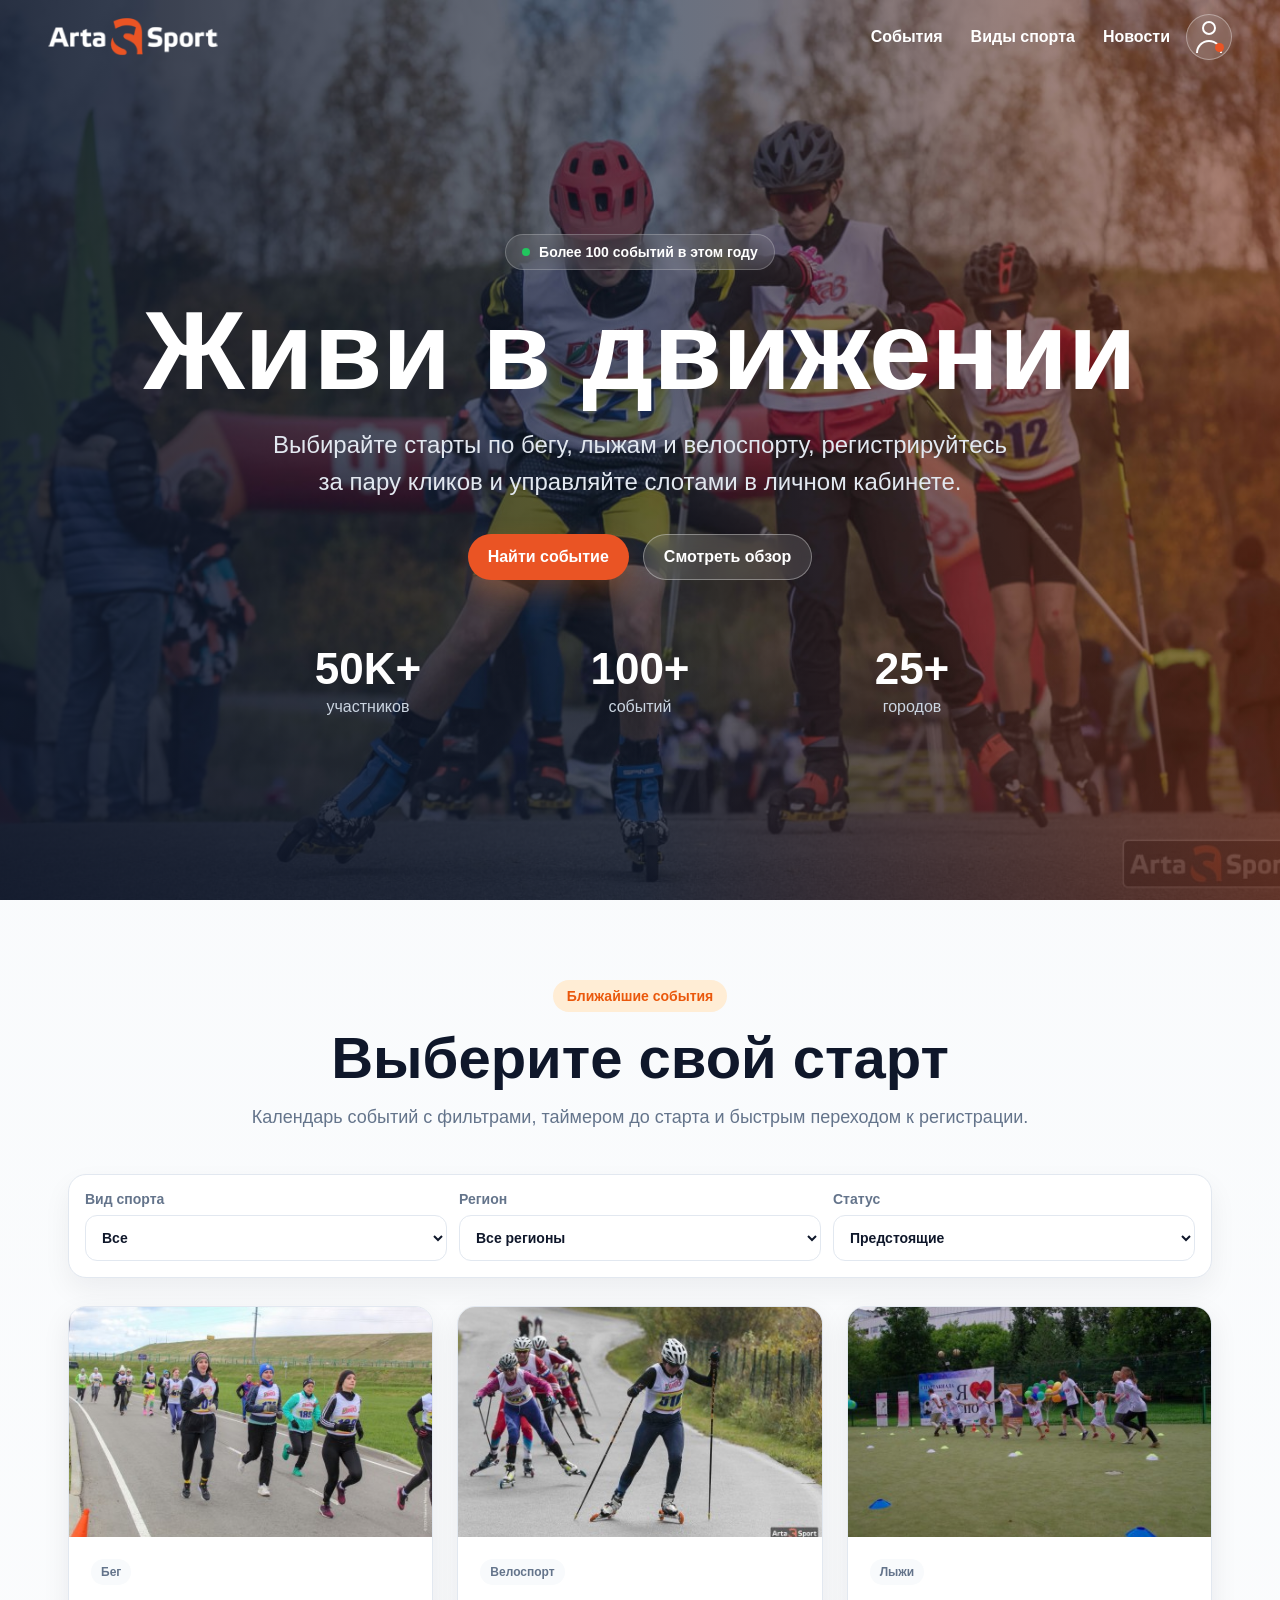
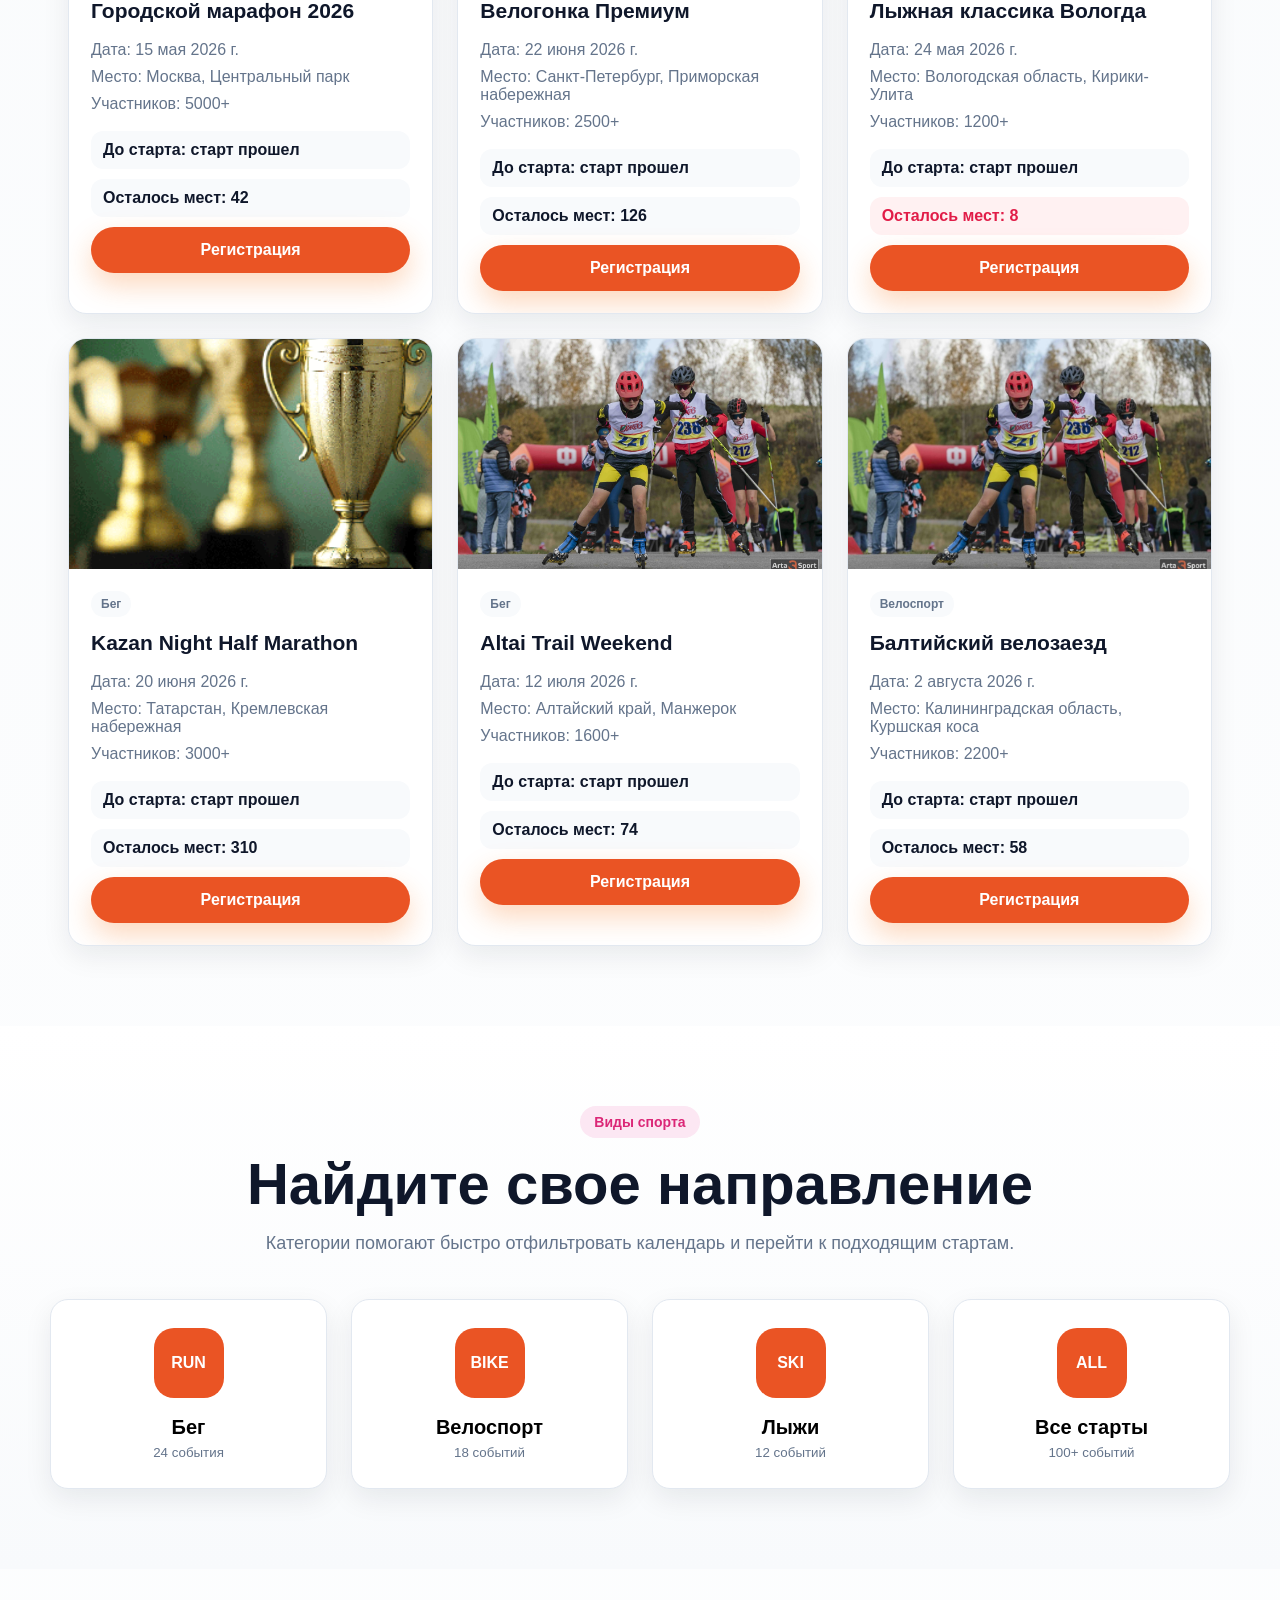
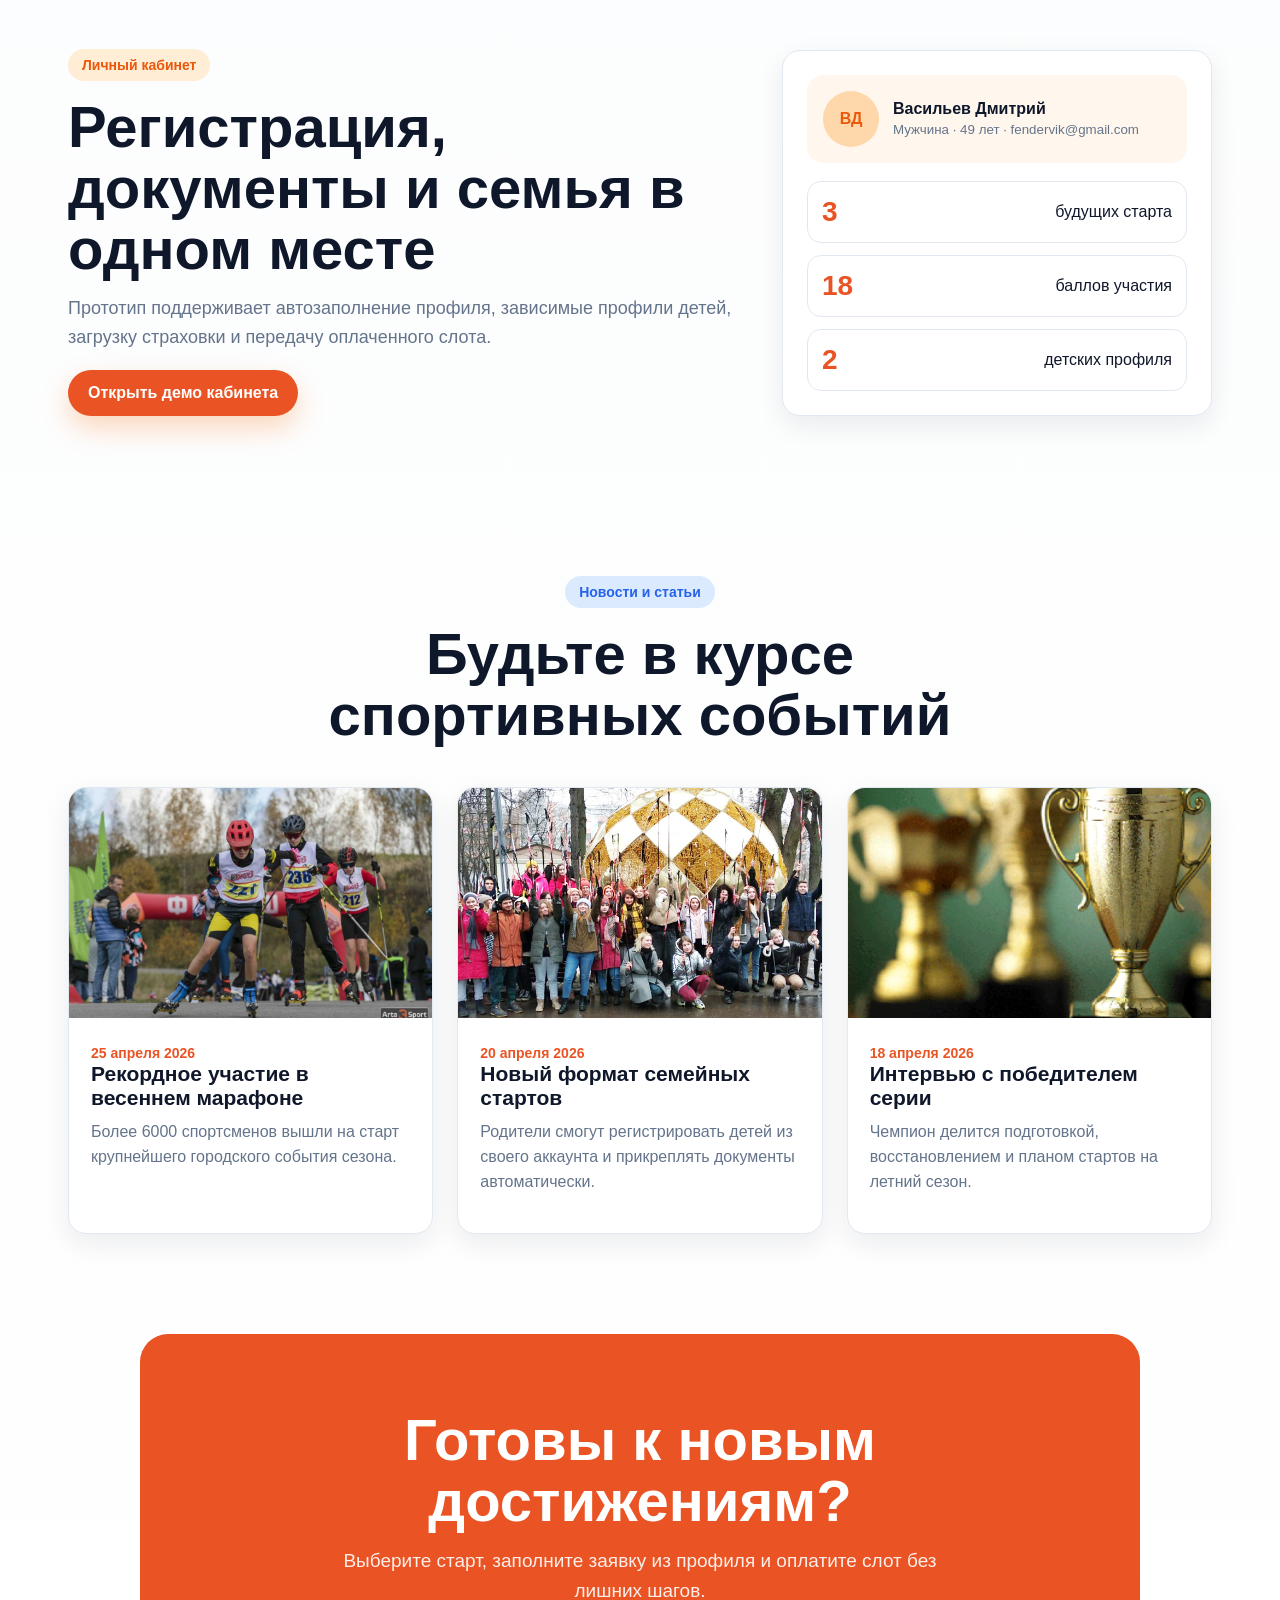
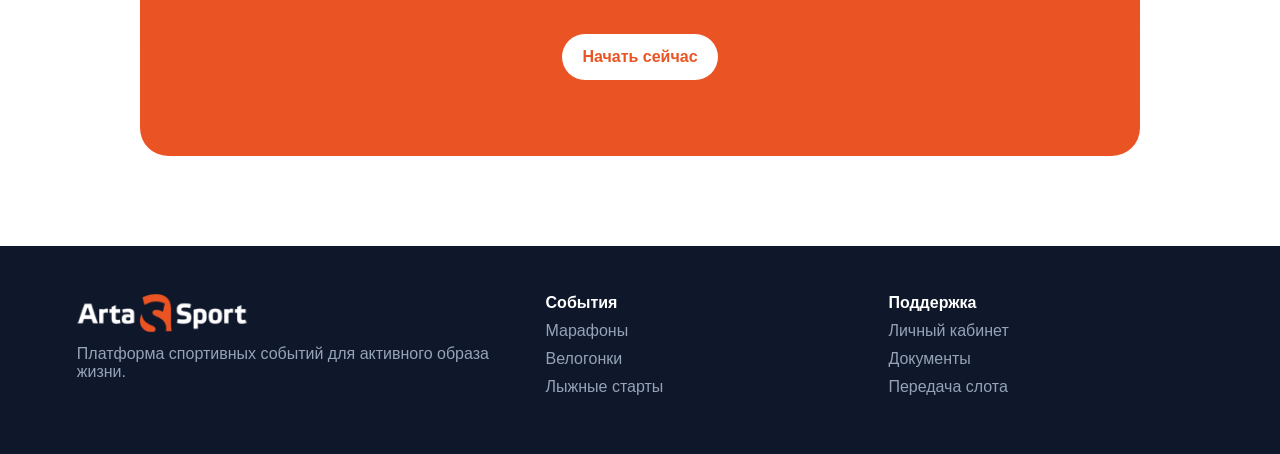
<file: Index.html>
<!doctype html>
<html lang="ru">
<head>
  <meta charset="utf-8">
  <meta name="viewport" content="width=device-width, initial-scale=1">
  <title>ARTA Sport — спортивные события</title>
  <link rel="stylesheet" href="prototype.css">
</head>
<body class="home-page">
  <header class="site-header">
    <a class="brand" href="#top" aria-label="ARTA Sport">
      <img class="logo-img" src="src/logo_1.png" alt="Arta Sport">
    </a>
    <nav class="desktop-nav" aria-label="Основная навигация">
      <a href="#events">События</a>
      <a href="#sports">Виды спорта</a>
      <a href="#news">Новости</a>
    </nav>
    <div class="account-menu">
      <button class="account-icon" type="button" aria-label="Личный кабинет" aria-expanded="false">
        <span></span>
      </button>
      <div class="account-dropdown" aria-label="Меню личного кабинета">
        <a class="account-primary" href="lk.html">Открыть личный кабинет</a>
        <a href="lk.html#profile">Профиль</a>
        <a href="lk.html#documents">Документы</a>
        <a href="lk.html#registrations">Регистрации</a>
      </div>
    </div>
    <button class="menu-toggle" type="button" aria-label="Открыть меню">☰</button>
  </header>

  <nav class="mobile-menu" aria-label="Мобильная навигация">
    <a href="#events">События</a>
    <a href="#sports">Виды спорта</a>
    <a href="#news">Новости</a>
    <a href="lk.html">Личный кабинет</a>
  </nav>

  <main id="top">
    <section class="hero">
      <div class="hero-media">
        <img src="src/imports/1440WLight/12c1e2c7563da31303ab1c49523794c71ae6664c.png" alt="Спортивный старт">
      </div>
      <div class="hero-overlay"></div>
      <div class="hero-content">
        <p class="hero-pill"><span></span> Более 100 событий в этом году</p>
        <h1>Живи в движении</h1>
        <p class="hero-text">Выбирайте старты по бегу, лыжам и велоспорту, регистрируйтесь за пару кликов и управляйте слотами в личном кабинете.</p>
        <div class="hero-actions">
          <button class="primary-btn" type="button" data-scroll="#events">Найти событие</button>
          <button class="glass-btn" type="button" data-open-modal="video">Смотреть обзор</button>
        </div>
        <div class="hero-stats">
          <div><strong>50K+</strong><span>участников</span></div>
          <div><strong>100+</strong><span>событий</span></div>
          <div><strong>25+</strong><span>городов</span></div>
        </div>
      </div>
    </section>

    <section class="section" id="events">
      <div class="section-head">
        <p class="label">Ближайшие события</p>
        <h2>Выберите свой старт</h2>
        <p>Календарь событий с фильтрами, таймером до старта и быстрым переходом к регистрации.</p>
      </div>

      <form class="filters" id="eventFilters">
        <label>Вид спорта
          <select id="sportFilter">
            <option value="all">Все</option>
            <option value="run">Бег</option>
            <option value="bike">Велоспорт</option>
            <option value="ski">Лыжи</option>
          </select>
        </label>
        <label>Регион
          <select id="regionFilter">
            <option value="all">Все регионы</option>
          </select>
        </label>
        <label>Статус
          <select id="statusFilter">
            <option value="upcoming">Предстоящие</option>
            <option value="past">Прошедшие</option>
            <option value="all">Все</option>
          </select>
        </label>
      </form>

      <div class="event-grid" id="eventGrid"></div>
    </section>

    <section class="section sports-section" id="sports">
      <div class="section-head">
        <p class="label pink">Виды спорта</p>
        <h2>Найдите свое направление</h2>
        <p>Категории помогают быстро отфильтровать календарь и перейти к подходящим стартам.</p>
      </div>
      <div class="sports-grid">
        <button class="sport-card" type="button" data-sport="run"><span>RUN</span><strong>Бег</strong><small>24 события</small></button>
        <button class="sport-card" type="button" data-sport="bike"><span>BIKE</span><strong>Велоспорт</strong><small>18 событий</small></button>
        <button class="sport-card" type="button" data-sport="ski"><span>SKI</span><strong>Лыжи</strong><small>12 событий</small></button>
        <button class="sport-card" type="button" data-sport="all"><span>ALL</span><strong>Все старты</strong><small>100+ событий</small></button>
      </div>
    </section>

    <section class="section account-preview" id="account">
      <div class="account-copy">
        <p class="label">Личный кабинет</p>
        <h2>Регистрация, документы и семья в одном месте</h2>
        <p>Прототип поддерживает автозаполнение профиля, зависимые профили детей, загрузку страховки и передачу оплаченного слота.</p>
        <button class="primary-btn" type="button" data-open-modal="account">Открыть демо кабинета</button>
      </div>
      <div class="preview-account-card">
        <div class="profile-line">
          <span>ВД</span>
          <div><strong>Васильев Дмитрий</strong><small>Мужчина · 49 лет · fendervik@gmail.com</small></div>
        </div>
        <div class="account-list">
          <div><strong>3</strong><span>будущих старта</span></div>
          <div><strong>18</strong><span>баллов участия</span></div>
          <div><strong>2</strong><span>детских профиля</span></div>
        </div>
      </div>
    </section>

    <section class="section" id="news">
      <div class="section-head">
        <p class="label blue">Новости и статьи</p>
        <h2>Будьте в курсе спортивных событий</h2>
      </div>
      <div class="news-grid">
        <article class="news-card">
          <img src="src/imports/1440WLight/6dd98ca0acaa339e158726df226104416d0648b6.png" alt="Участники на финише">
          <div><time>25 апреля 2026</time><h3>Рекордное участие в весеннем марафоне</h3><p>Более 6000 спортсменов вышли на старт крупнейшего городского события сезона.</p></div>
        </article>
        <article class="news-card">
          <img src="src/imports/1440WLight/70709b4fe4f01449ab339feb2339804b4a1bdff2.png" alt="Спортивная площадка">
          <div><time>20 апреля 2026</time><h3>Новый формат семейных стартов</h3><p>Родители смогут регистрировать детей из своего аккаунта и прикреплять документы автоматически.</p></div>
        </article>
        <article class="news-card">
          <img src="src/imports/1440WLight/453815ae6aaca94cfa7ba9935a5657c4abddffea.png" alt="Спортсмены">
          <div><time>18 апреля 2026</time><h3>Интервью с победителем серии</h3><p>Чемпион делится подготовкой, восстановлением и планом стартов на летний сезон.</p></div>
        </article>
      </div>
    </section>

    <section class="cta">
      <h2>Готовы к новым достижениям?</h2>
      <p>Выберите старт, заполните заявку из профиля и оплатите слот без лишних шагов.</p>
      <button class="light-btn" type="button" data-scroll="#events">Начать сейчас</button>
    </section>
  </main>

  <footer class="site-footer">
    <div>
      <img class="logo-img footer-logo" src="src/logo_1.png" alt="Arta Sport">
      <p>Платформа спортивных событий для активного образа жизни.</p>
    </div>
    <div>
      <strong>События</strong>
      <a href="#events">Марафоны</a>
      <a href="#events">Велогонки</a>
      <a href="#events">Лыжные старты</a>
    </div>
    <div>
      <strong>Поддержка</strong>
      <a href="#account">Личный кабинет</a>
      <a href="#account">Документы</a>
      <a href="#account">Передача слота</a>
    </div>
  </footer>

  <div class="modal" id="modal" aria-hidden="true">
    <div class="modal-backdrop" data-close-modal></div>
    <div class="modal-card">
      <button class="modal-close" type="button" data-close-modal aria-label="Закрыть">×</button>
      <h2 id="modalTitle"></h2>
      <div id="modalBody"></div>
    </div>
  </div>

  <div class="toast" id="toast" role="status" aria-live="polite"></div>

  <script src="https://code.jquery.com/jquery-3.7.1.min.js"></script>
  <script>
    window.jQuery || document.write('<script src="prototype-jquery-fallback.js"><\/script>');
  </script>
  <script src="prototype.js"></script>
</body>
</html>
</file>
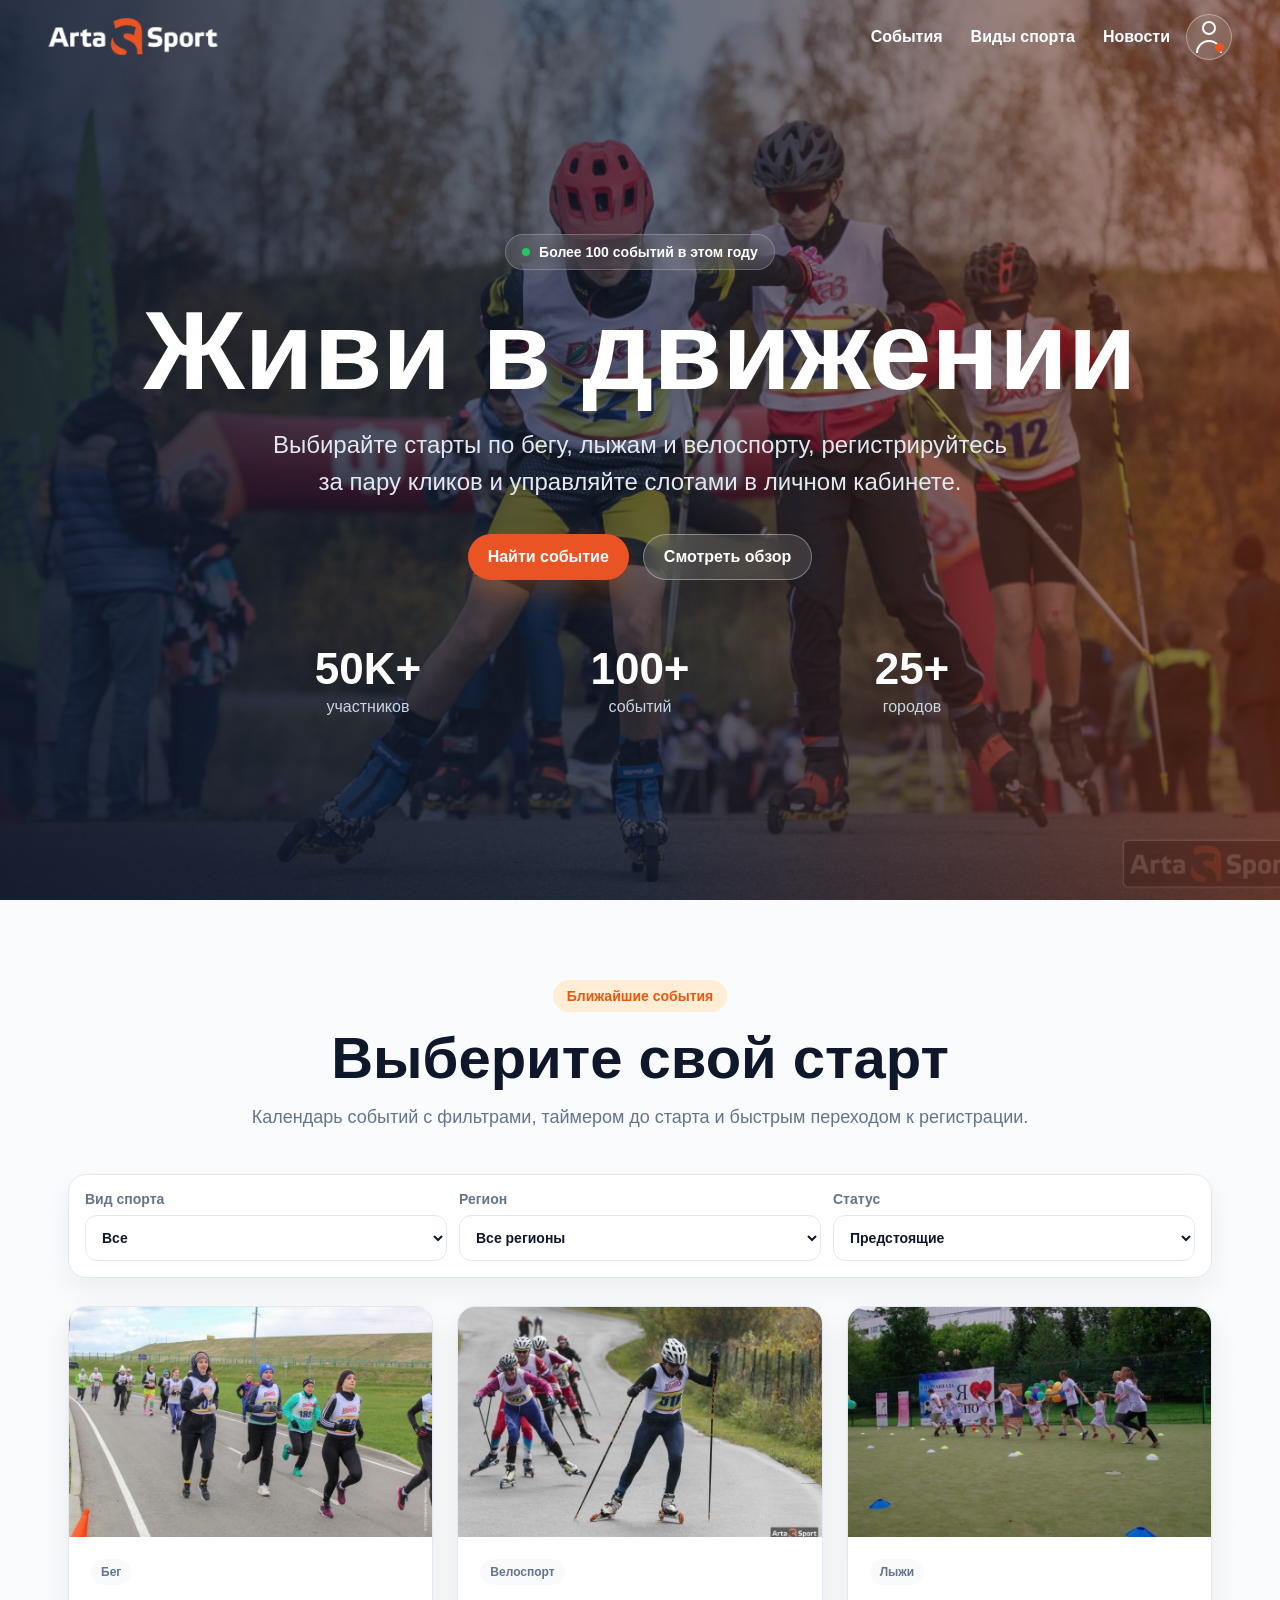
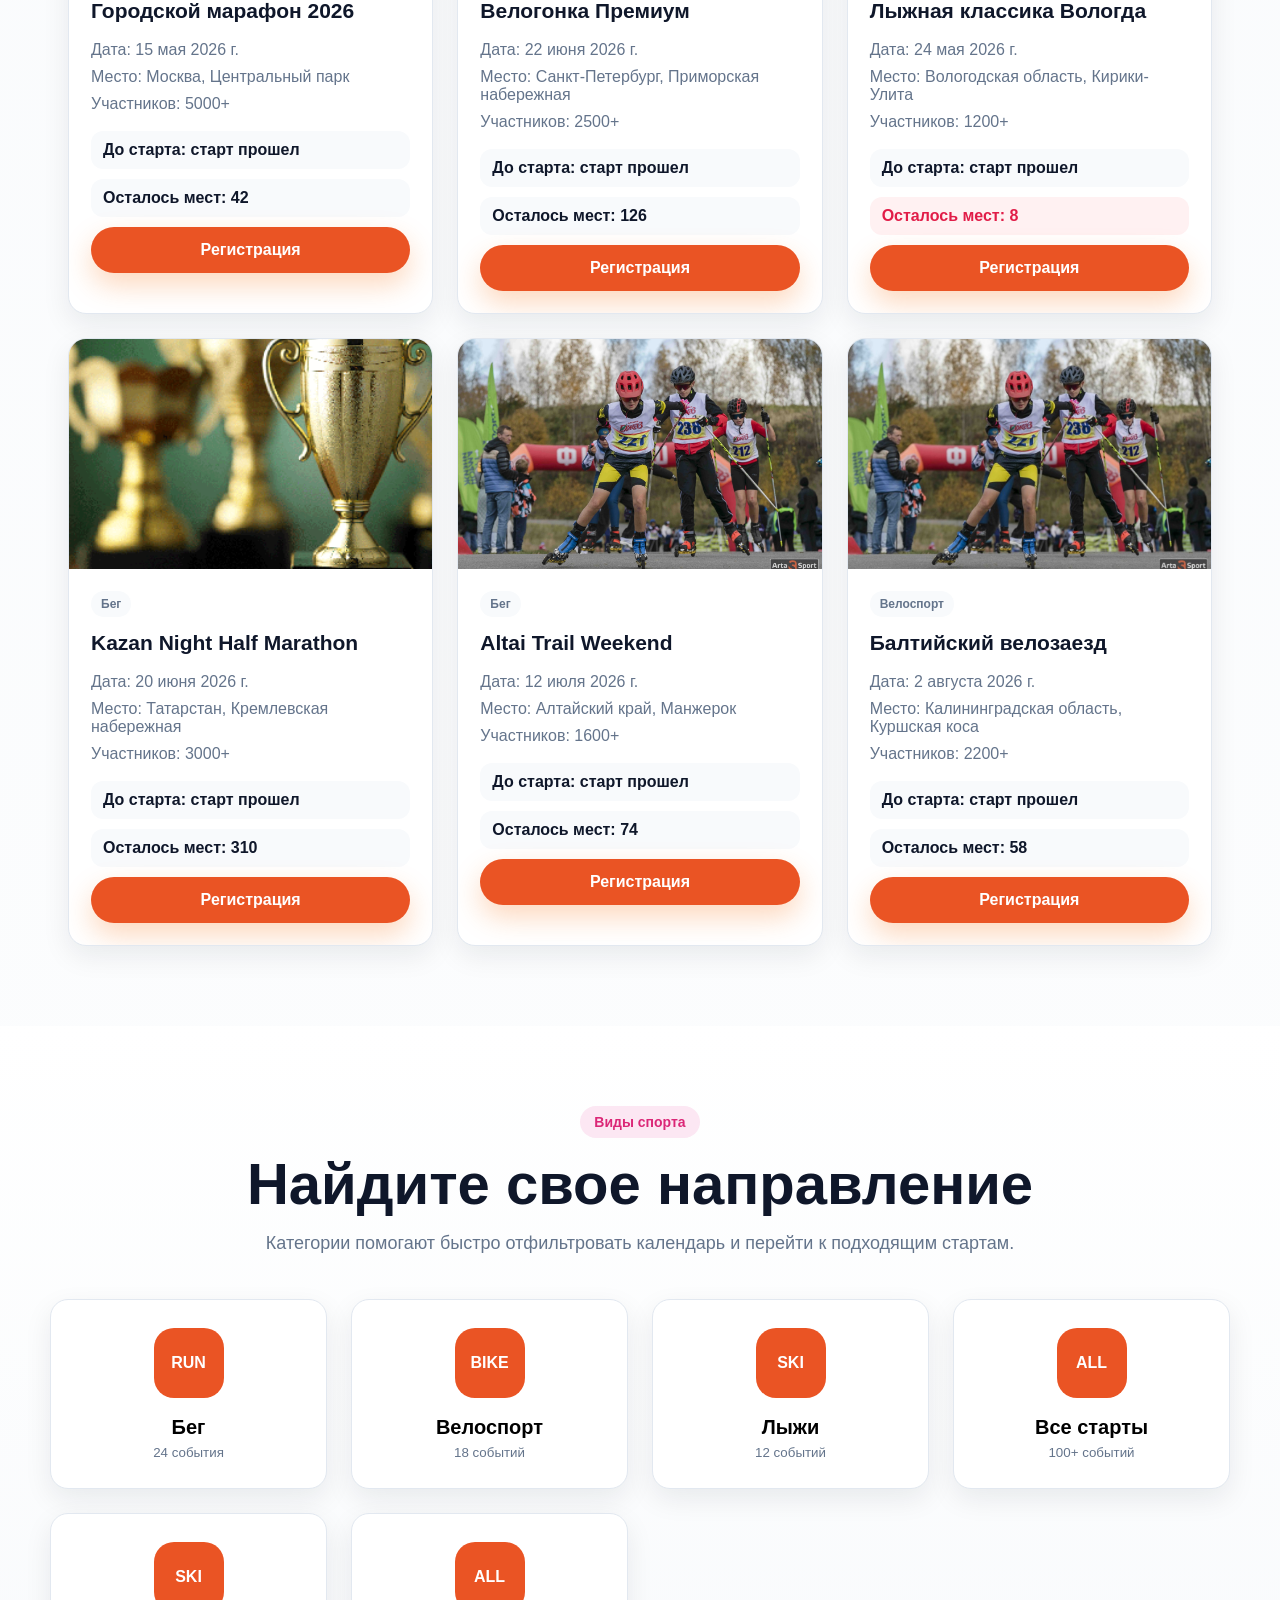
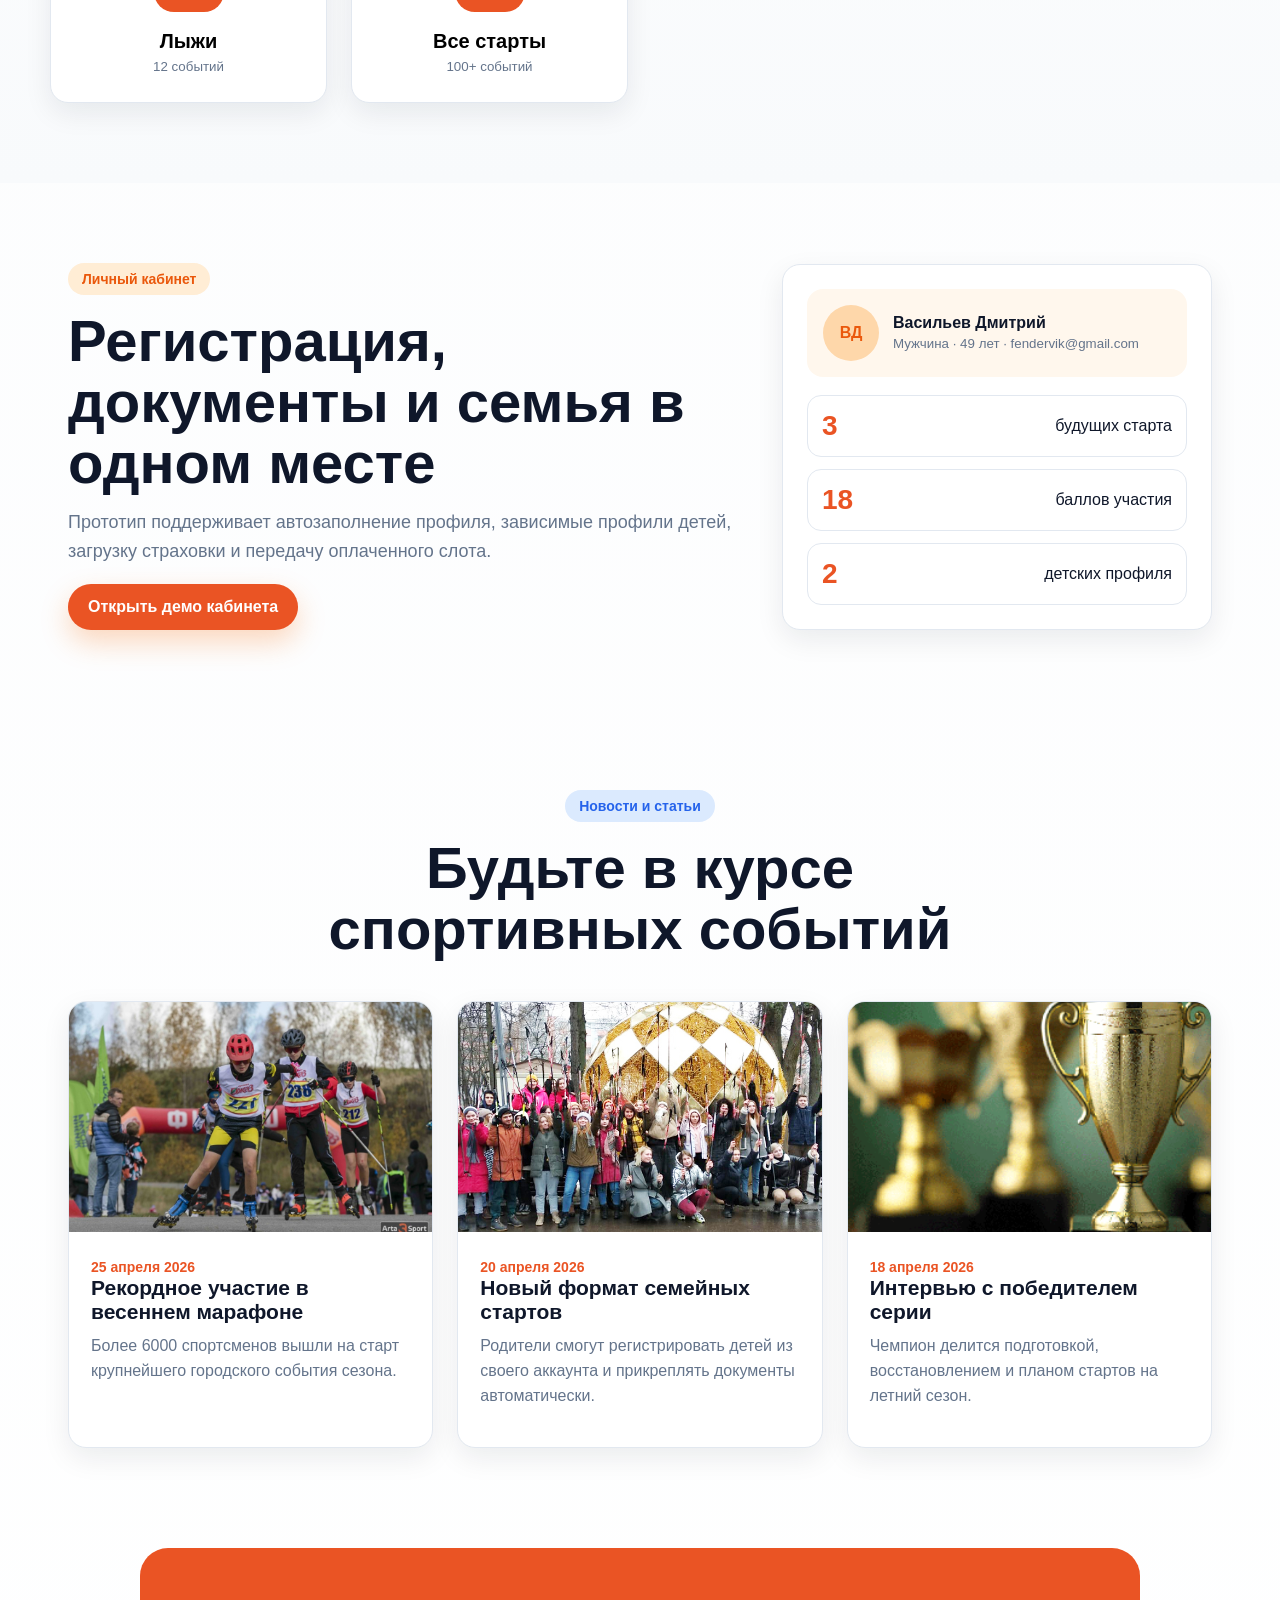
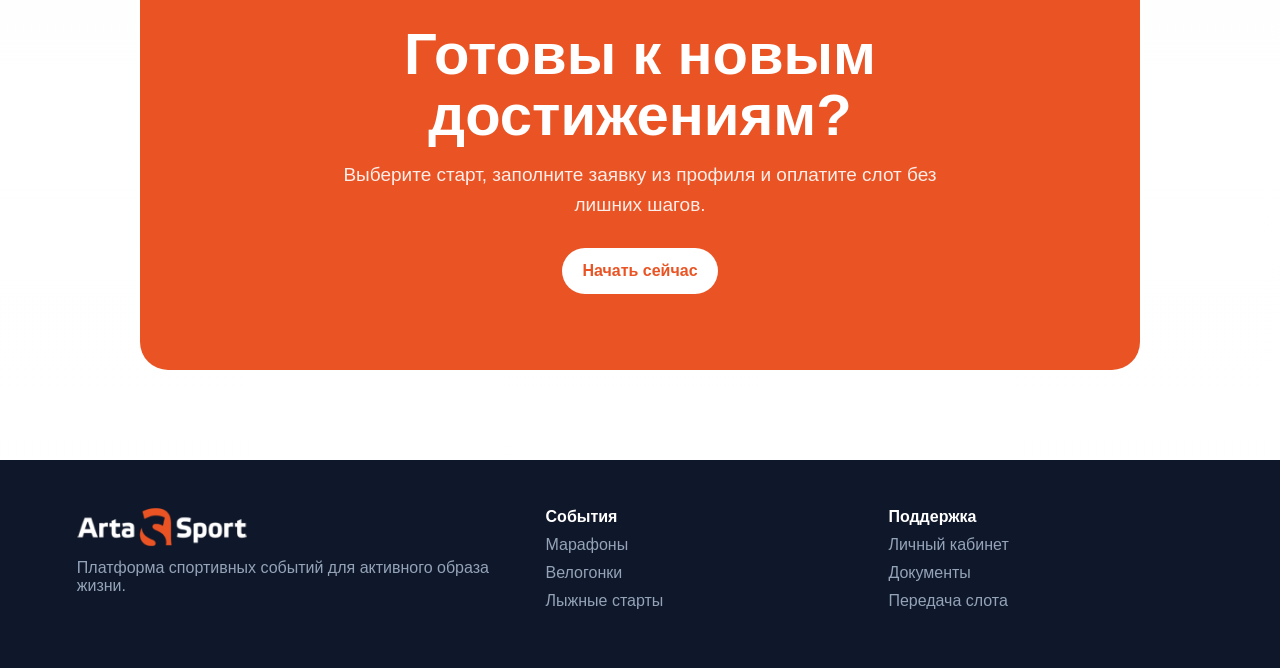
<file: index.html>
<!doctype html>
<html lang="ru">
<head>
  <meta charset="utf-8">
  <meta name="viewport" content="width=device-width, initial-scale=1">
  <title>ARTA Sport — спортивные события</title>
  <link rel="stylesheet" href="prototype.css">
</head>
<body class="home-page">
  <header class="site-header">
    <a class="brand" href="#top" aria-label="ARTA Sport">
      <img class="logo-img" src="src/logo_1.png" alt="Arta Sport">
    </a>
    <nav class="desktop-nav" aria-label="Основная навигация">
      <a href="#events">События</a>
      <a href="#sports">Виды спорта</a>
      <a href="#news">Новости</a>
    </nav>
    <div class="account-menu">
      <button class="account-icon" type="button" aria-label="Личный кабинет" aria-expanded="false">
        <span></span>
      </button>
      
    </div><div class="account-dropdown" aria-label="Меню личного кабинета">
        <a class="account-primary" href="lk.html">Открыть личный кабинет</a>
        <a href="lk.html#profile">Профиль</a>
        <a href="lk.html#documents">Документы</a>
        <a href="lk.html#registrations">Регистрации</a>
      </div>
    <button class="menu-toggle" type="button" aria-label="Открыть меню">☰</button>
  </header>

  <nav class="mobile-menu" aria-label="Мобильная навигация">
    <a href="#events">События</a>
    <a href="#sports">Виды спорта</a>
    <a href="#news">Новости</a>
    <a href="lk.html">Личный кабинет</a>
  </nav>

  <main id="top">
    <section class="hero">
      <div class="hero-media">
        <img src="src/imports/1440WLight/12c1e2c7563da31303ab1c49523794c71ae6664c.png" alt="Спортивный старт">
      </div>
      <div class="hero-overlay"></div>
      <div class="hero-content">
        <p class="hero-pill"><span></span> Более 100 событий в этом году</p>
        <h1>Живи в движении</h1>
        <p class="hero-text">Выбирайте старты по бегу, лыжам и велоспорту, регистрируйтесь за пару кликов и управляйте слотами в личном кабинете.</p>
        <div class="hero-actions">
          <button class="primary-btn" type="button" data-scroll="#events">Найти событие</button>
          <button class="glass-btn" type="button" data-open-modal="video">Смотреть обзор</button>
        </div>
        <div class="hero-stats">
          <div><strong>50K+</strong><span>участников</span></div>
          <div><strong>100+</strong><span>событий</span></div>
          <div><strong>25+</strong><span>городов</span></div>
        </div>
      </div>
    </section>

    <section class="section" id="events">
      <div class="section-head">
        <p class="label">Ближайшие события</p>
        <h2>Выберите свой старт</h2>
        <p>Календарь событий с фильтрами, таймером до старта и быстрым переходом к регистрации.</p>
      </div>

      <form class="filters" id="eventFilters">
        <label>Вид спорта
          <select id="sportFilter">
            <option value="all">Все</option>
            <option value="run">Бег</option>
            <option value="bike">Велоспорт</option>
            <option value="ski">Лыжи</option>
          </select>
        </label>
        <label>Регион
          <select id="regionFilter">
            <option value="all">Все регионы</option>
          </select>
        </label>
        <label>Статус
          <select id="statusFilter">
            <option value="upcoming">Предстоящие</option>
            <option value="past">Прошедшие</option>
            <option value="all">Все</option>
          </select>
        </label>
      </form>

      <div class="event-grid" id="eventGrid"></div>
    </section>

    <section class="section sports-section" id="sports">
      <div class="section-head">
        <p class="label pink">Виды спорта</p>
        <h2>Найдите свое направление</h2>
        <p>Категории помогают быстро отфильтровать календарь и перейти к подходящим стартам.</p>
      </div>
      <div class="sports-grid">
        <button class="sport-card" type="button" data-sport="run"><span>RUN</span><strong>Бег</strong><small>24 события</small></button>
        <button class="sport-card" type="button" data-sport="bike"><span>BIKE</span><strong>Велоспорт</strong><small>18 событий</small></button>
        <button class="sport-card" type="button" data-sport="ski"><span>SKI</span><strong>Лыжи</strong><small>12 событий</small></button>
        <button class="sport-card" type="button" data-sport="all"><span>ALL</span><strong>Все старты</strong><small>100+ событий</small></button>
        <button class="sport-card" type="button" data-sport="ski"><span>SKI</span><strong>Лыжи</strong><small>12 событий</small></button>
        <button class="sport-card" type="button" data-sport="all"><span>ALL</span><strong>Все старты</strong><small>100+ событий</small></button>
      </div>
    </section>

    <section class="section account-preview" id="account">
      <div class="account-copy">
        <p class="label">Личный кабинет</p>
        <h2>Регистрация, документы и семья в одном месте</h2>
        <p>Прототип поддерживает автозаполнение профиля, зависимые профили детей, загрузку страховки и передачу оплаченного слота.</p>
        <button class="primary-btn" type="button" data-open-modal="account">Открыть демо кабинета</button>
      </div>
      <div class="preview-account-card">
        <div class="profile-line">
          <span>ВД</span>
          <div><strong>Васильев Дмитрий</strong><small>Мужчина · 49 лет · fendervik@gmail.com</small></div>
        </div>
        <div class="account-list">
          <div><strong>3</strong><span>будущих старта</span></div>
          <div><strong>18</strong><span>баллов участия</span></div>
          <div><strong>2</strong><span>детских профиля</span></div>
        </div>
      </div>
    </section>

    <section class="section" id="news">
      <div class="section-head">
        <p class="label blue">Новости и статьи</p>
        <h2>Будьте в курсе спортивных событий</h2>
      </div>
      <div class="news-grid">
        <article class="news-card">
          <img src="src/imports/1440WLight/6dd98ca0acaa339e158726df226104416d0648b6.png" alt="Участники на финише">
          <div><time>25 апреля 2026</time><h3>Рекордное участие в весеннем марафоне</h3><p>Более 6000 спортсменов вышли на старт крупнейшего городского события сезона.</p></div>
        </article>
        <article class="news-card">
          <img src="src/imports/1440WLight/70709b4fe4f01449ab339feb2339804b4a1bdff2.png" alt="Спортивная площадка">
          <div><time>20 апреля 2026</time><h3>Новый формат семейных стартов</h3><p>Родители смогут регистрировать детей из своего аккаунта и прикреплять документы автоматически.</p></div>
        </article>
        <article class="news-card">
          <img src="src/imports/1440WLight/453815ae6aaca94cfa7ba9935a5657c4abddffea.png" alt="Спортсмены">
          <div><time>18 апреля 2026</time><h3>Интервью с победителем серии</h3><p>Чемпион делится подготовкой, восстановлением и планом стартов на летний сезон.</p></div>
        </article>
      </div>
    </section>

    <section class="cta">
      <h2>Готовы к новым достижениям?</h2>
      <p>Выберите старт, заполните заявку из профиля и оплатите слот без лишних шагов.</p>
      <button class="light-btn" type="button" data-scroll="#events">Начать сейчас</button>
    </section>
  </main>

  <footer class="site-footer">
    <div>
      <img class="logo-img footer-logo" src="src/logo_1.png" alt="Arta Sport">
      <p>Платформа спортивных событий для активного образа жизни.</p>
    </div>
    <div>
      <strong>События</strong>
      <a href="#events">Марафоны</a>
      <a href="#events">Велогонки</a>
      <a href="#events">Лыжные старты</a>
    </div>
    <div>
      <strong>Поддержка</strong>
      <a href="#account">Личный кабинет</a>
      <a href="#account">Документы</a>
      <a href="#account">Передача слота</a>
    </div>
  </footer>

  <div class="modal" id="modal" aria-hidden="true">
    <div class="modal-backdrop" data-close-modal></div>
    <div class="modal-card">
      <button class="modal-close" type="button" data-close-modal aria-label="Закрыть">×</button>
      <h2 id="modalTitle"></h2>
      <div id="modalBody"></div>
    </div>
  </div>

  <div class="toast" id="toast" role="status" aria-live="polite"></div>

  <script src="https://code.jquery.com/jquery-3.7.1.min.js"></script>
  <script>
    window.jQuery || document.write('<script src="prototype-jquery-fallback.js"><\/script>');
  </script>
  <script src="prototype.js"></script>
</body>
</html>
</file>
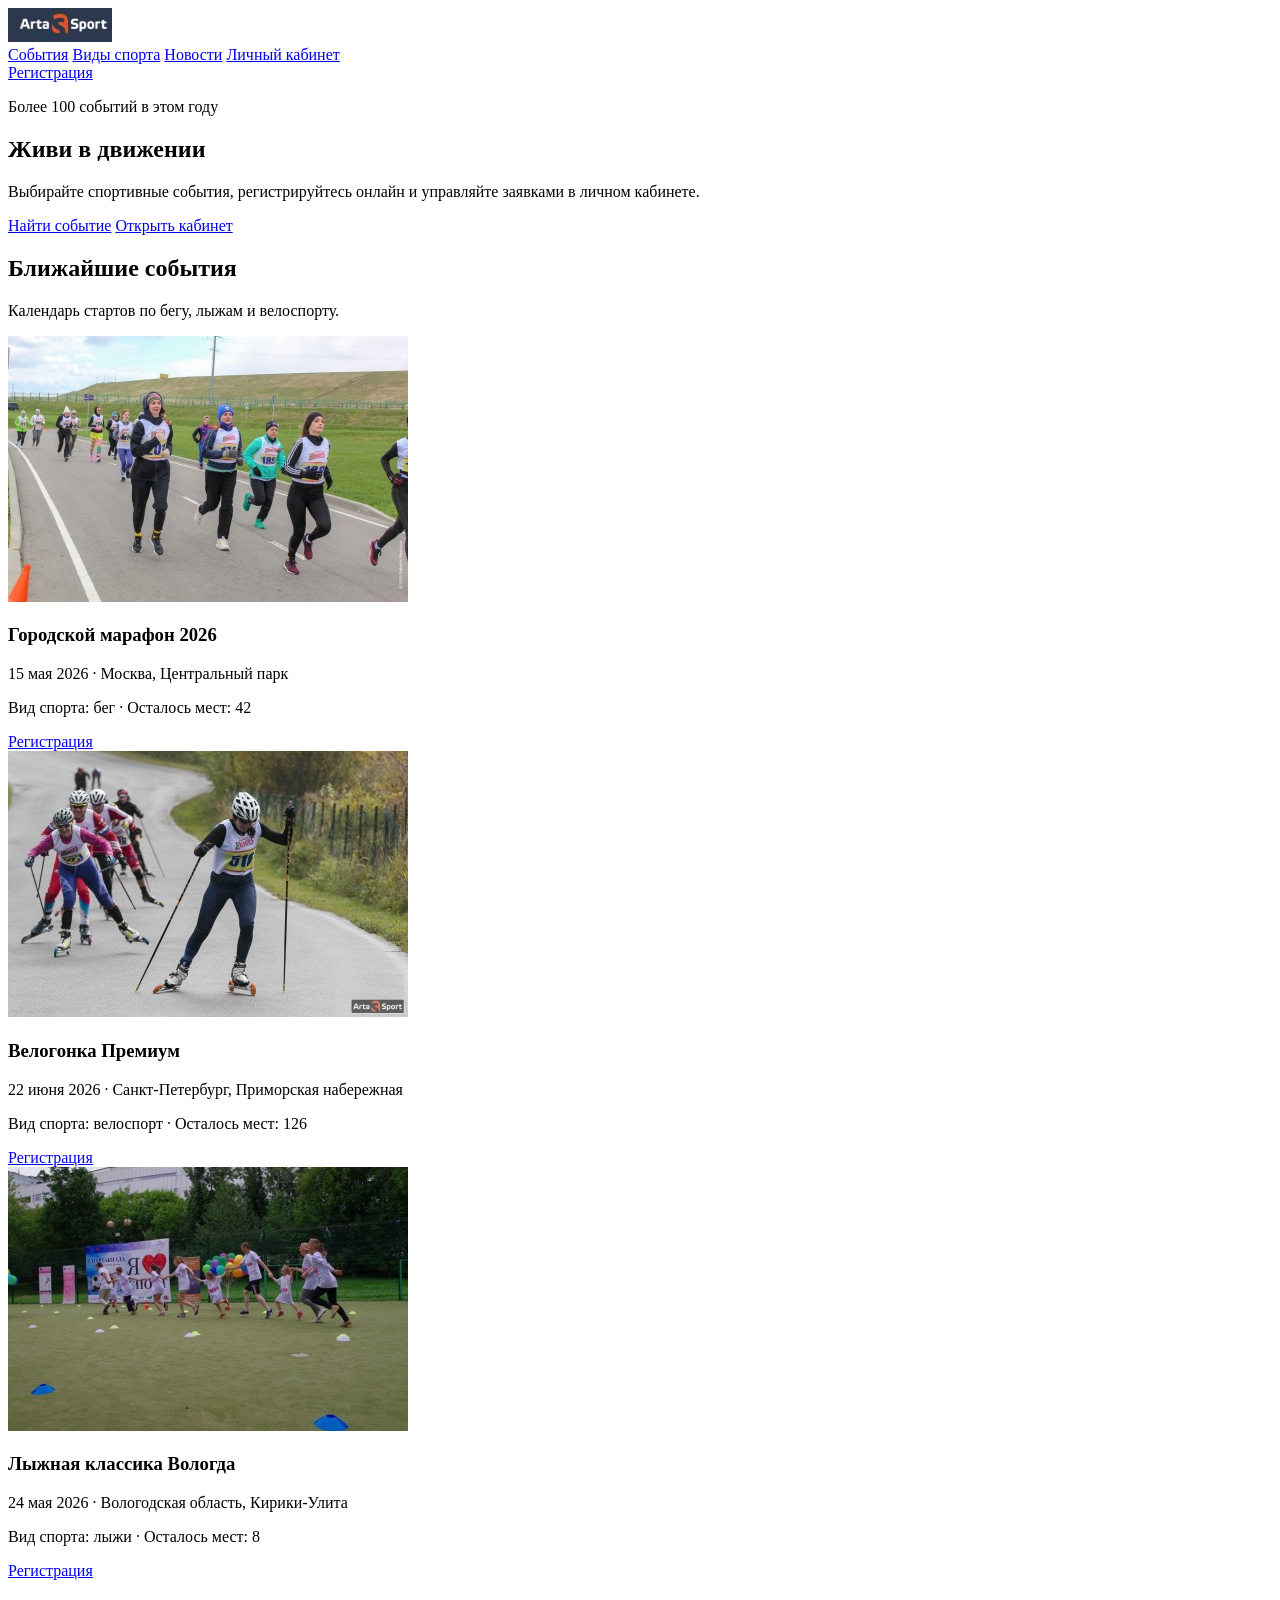
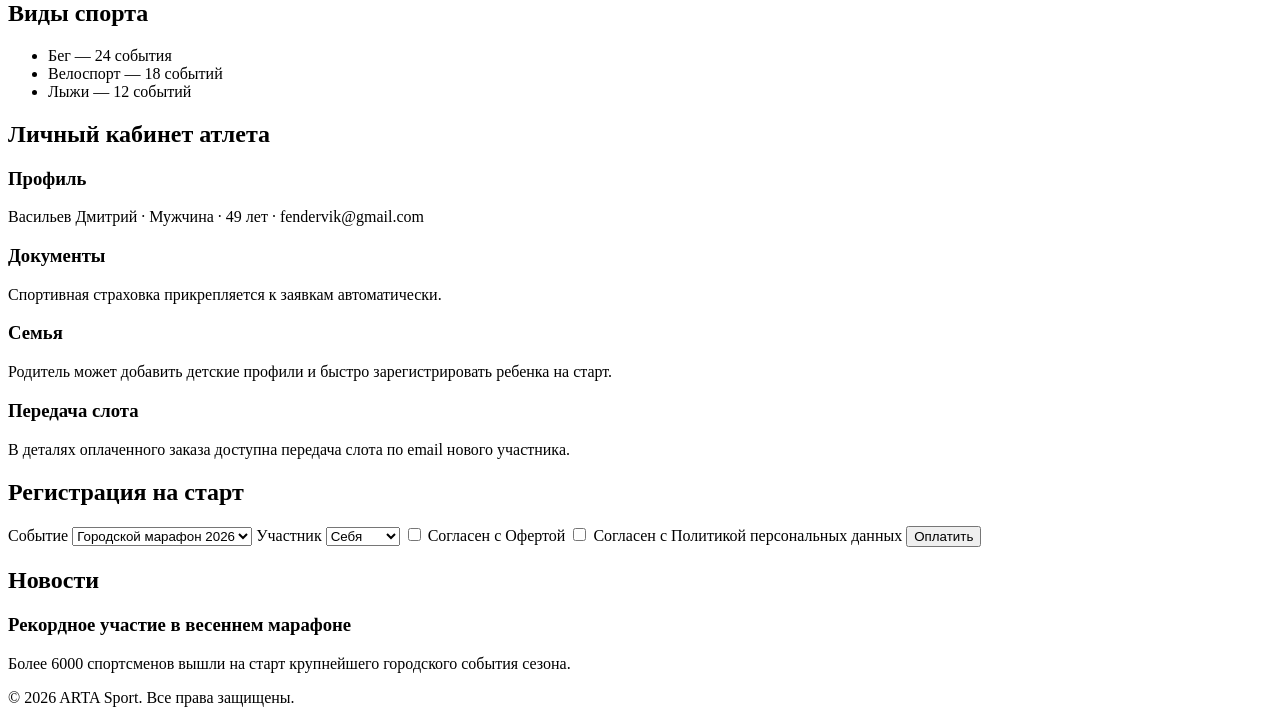
<file: clean.html>
<!doctype html>
<html lang="ru">
<head>
  <meta charset="utf-8">
  <meta name="viewport" content="width=device-width, initial-scale=1">
  <title>ARTA Sport — современный дизайн сайта</title>
</head>
<body>
  <header>
    <a href="#top" aria-label="ARTA Sport">
      <img src="sss.JPG" alt="Arta Sport">
    </a>
    <nav aria-label="Основная навигация">
      <a href="#events">События</a>
      <a href="#sports">Виды спорта</a>
      <a href="#news">Новости</a>
      <a href="#account">Личный кабинет</a>
    </nav>
    <a href="#events">Регистрация</a>
  </header>

  <main id="top">
    <section>
      <p>Более 100 событий в этом году</p>
      <h1>Живи в движении</h1>
      <p>Выбирайте спортивные события, регистрируйтесь онлайн и управляйте заявками в личном кабинете.</p>
      <a href="#events">Найти событие</a>
      <a href="#account">Открыть кабинет</a>
    </section>

    <section id="events">
      <h2>Ближайшие события</h2>
      <p>Календарь стартов по бегу, лыжам и велоспорту.</p>

      <article>
        <img src="src/imports/1440WLight/031d70ce4026a68e34bc8924b7b577f61fbe6ee4.png" alt="Городской марафон">
        <h3>Городской марафон 2026</h3>
        <p>15 мая 2026 · Москва, Центральный парк</p>
        <p>Вид спорта: бег · Осталось мест: 42</p>
        <a href="#registration">Регистрация</a>
      </article>

      <article>
        <img src="src/imports/1440WLight/20d6faaf14e1d2458642b2028593187587031c0c.png" alt="Велогонка">
        <h3>Велогонка Премиум</h3>
        <p>22 июня 2026 · Санкт-Петербург, Приморская набережная</p>
        <p>Вид спорта: велоспорт · Осталось мест: 126</p>
        <a href="#registration">Регистрация</a>
      </article>

      <article>
        <img src="src/imports/1440WLight/6ffce6e4ee8939e1a96f476ecf2fdf47352d257d.png" alt="Лыжный старт">
        <h3>Лыжная классика Вологда</h3>
        <p>24 мая 2026 · Вологодская область, Кирики-Улита</p>
        <p>Вид спорта: лыжи · Осталось мест: 8</p>
        <a href="#registration">Регистрация</a>
      </article>
    </section>

    <section id="sports">
      <h2>Виды спорта</h2>
      <ul>
        <li>Бег — 24 события</li>
        <li>Велоспорт — 18 событий</li>
        <li>Лыжи — 12 событий</li>
      </ul>
    </section>

    <section id="account">
      <h2>Личный кабинет атлета</h2>
      <article>
        <h3>Профиль</h3>
        <p>Васильев Дмитрий · Мужчина · 49 лет · fendervik@gmail.com</p>
      </article>
      <article>
        <h3>Документы</h3>
        <p>Спортивная страховка прикрепляется к заявкам автоматически.</p>
      </article>
      <article>
        <h3>Семья</h3>
        <p>Родитель может добавить детские профили и быстро зарегистрировать ребенка на старт.</p>
      </article>
      <article>
        <h3>Передача слота</h3>
        <p>В деталях оплаченного заказа доступна передача слота по email нового участника.</p>
      </article>
    </section>

    <section id="registration">
      <h2>Регистрация на старт</h2>
      <form>
        <label>Событие <select><option>Городской марафон 2026</option></select></label>
        <label>Участник <select><option>Себя</option><option>Ребенка</option></select></label>
        <label><input type="checkbox"> Согласен с Офертой</label>
        <label><input type="checkbox"> Согласен с Политикой персональных данных</label>
        <button type="submit">Оплатить</button>
      </form>
    </section>

    <section id="news">
      <h2>Новости</h2>
      <article>
        <h3>Рекордное участие в весеннем марафоне</h3>
        <p>Более 6000 спортсменов вышли на старт крупнейшего городского события сезона.</p>
      </article>
    </section>
  </main>

  <footer>
    <p>© 2026 ARTA Sport. Все права защищены.</p>
  </footer>
</body>
</html>
</file>
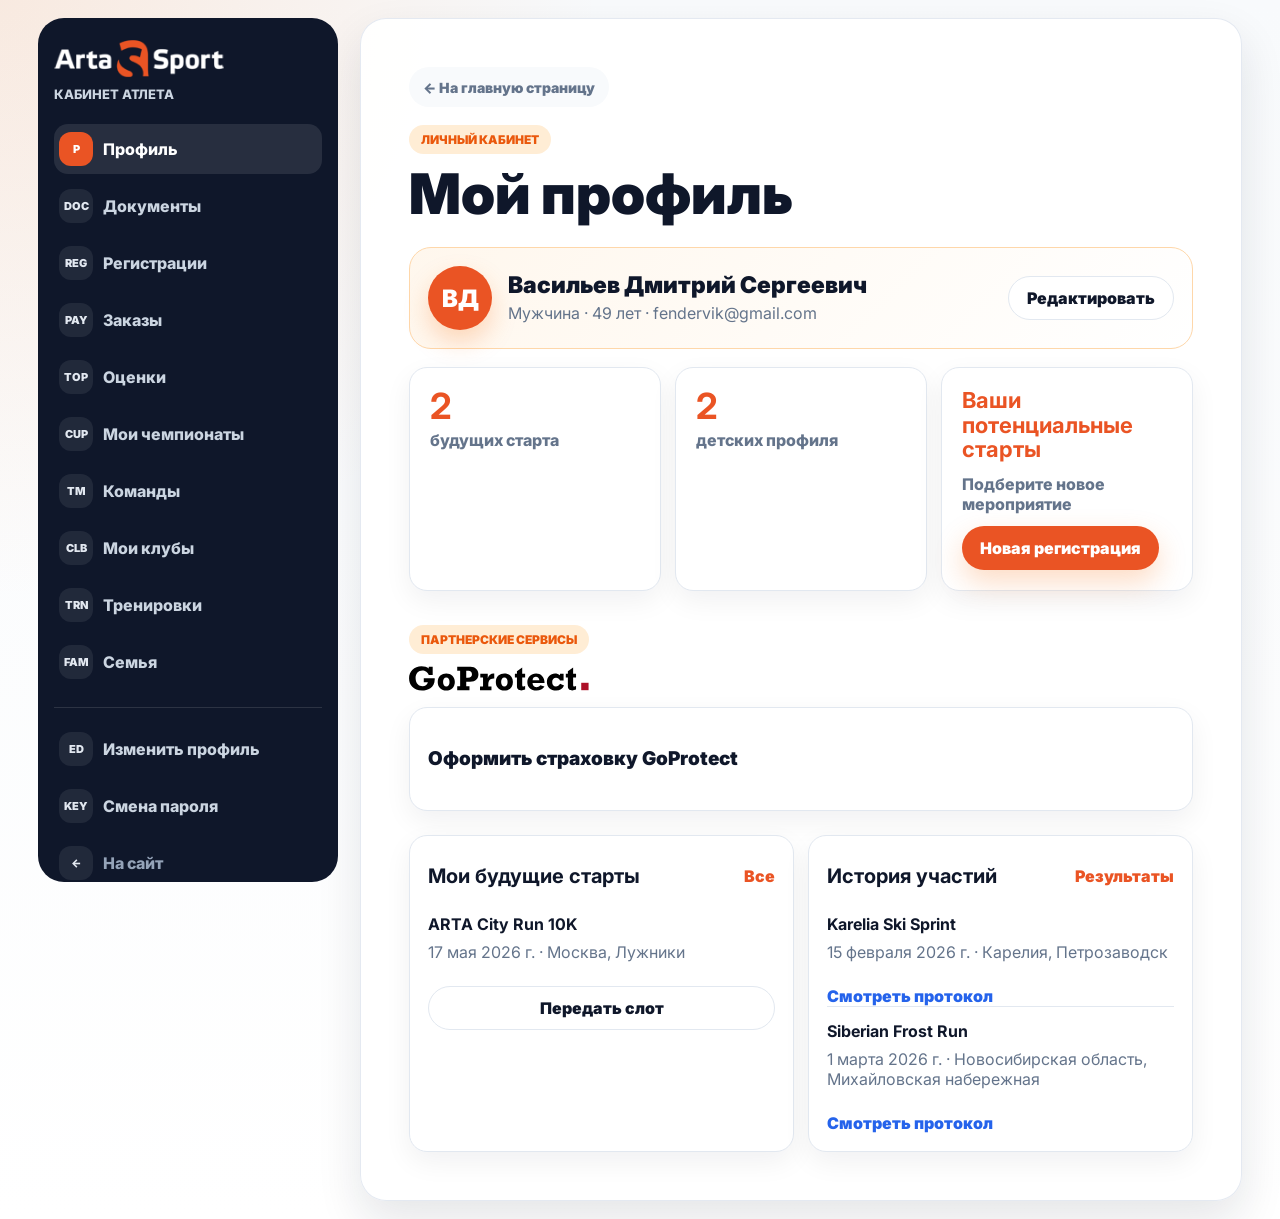
<file: lk.html>
﻿<!doctype html>
<html lang="ru">
<head>
  <meta charset="utf-8">
  <meta name="viewport" content="width=device-width, initial-scale=1">
  <title>Личный кабинет ARTA Sport</title>
  <link rel="preconnect" href="https://fonts.googleapis.com">
  <link rel="preconnect" href="https://fonts.gstatic.com" crossorigin>
  <link href="https://fonts.googleapis.com/css2?family=Inter:wght@400;500;600;700;800;900&display=swap" rel="stylesheet">
  <link rel="stylesheet" href="prototype.css">
</head>
<body class="lk-page">
  <header class="mobile-header">
    <a class="brand" href="index.html" aria-label="ARTA Sport">
      <img class="logo-img" src="src/logo_1.png" alt="Arta Sport">
    </a>
    <button class="menu-btn" type="button" aria-label="Открыть меню">☰</button>
  </header>

  <div class="account-shell">
    <aside class="sidebar" aria-label="Разделы личного кабинета">
      <a class="side-logo" href="index.html">
        <img class="logo-img" src="src/logo_1.png" alt="Arta Sport">
        <span>кабинет атлета</span>
      </a>

      <nav class="side-nav">
        <button class="side-link is-active" type="button" data-view="profile"><span class="nav-ico">P</span><span>Профиль</span></button>
        <button class="side-link" type="button" data-view="documents"><span class="nav-ico">DOC</span><span>Документы</span></button>
        <button class="side-link" type="button" data-view="registrations"><span class="nav-ico">REG</span><span>Регистрации</span></button>
        <button class="side-link" type="button" data-view="orders"><span class="nav-ico">PAY</span><span>Заказы</span></button>
        <button class="side-link" type="button" data-view="ratings"><span class="nav-ico">TOP</span><span>Оценки</span></button>
        <button class="side-link" type="button" data-view="championships"><span class="nav-ico">CUP</span><span>Мои чемпионаты</span></button>
        <button class="side-link" type="button" data-view="teams"><span class="nav-ico">TM</span><span>Команды</span></button>
        <button class="side-link" type="button" data-view="clubs"><span class="nav-ico">CLB</span><span>Мои клубы</span></button>
        <button class="side-link" type="button" data-view="training"><span class="nav-ico">TRN</span><span>Тренировки</span></button>
        <button class="side-link" type="button" data-view="family"><span class="nav-ico">FAM</span><span>Семья</span></button>
      </nav>

      <div class="side-footer">
        <button class="side-link" type="button" data-view="edit"><span class="nav-ico">ED</span><span>Изменить профиль</span></button>
        <button class="side-link" type="button" data-view="password"><span class="nav-ico">KEY</span><span>Смена пароля</span></button>
        <a class="side-link muted" href="index.html"><span class="nav-ico">←</span><span>На сайт</span></a>
      </div>
    </aside>

    <main class="account-card">
      <a class="back-home" href="index.html">← На главную страницу</a>

      <section class="view is-visible" data-view-panel="profile">
        <div class="page-kicker">Личный кабинет</div>
        <h1>Мой профиль</h1>

        <article class="profile-summary">
          <div class="avatar">ВД</div>
          <div class="profile-text">
            <h2>Васильев Дмитрий Сергеевич</h2>
            <p>Мужчина · 49 лет · fendervik@gmail.com</p>
          </div>
          <button class="ghost-btn" type="button" data-view-target="edit">Редактировать</button>
        </article>

        <section class="metrics-grid">
          <article class="metric-link" data-my-registrations role="button" tabindex="0"><strong id="futureStartsCount">0</strong><span>будущих старта</span></article>
          <article><strong>2</strong><span>детских профиля</span></article>
          <article class="metric-action metric-link" data-potential-registrations role="button" tabindex="0">
            <strong>Ваши потенциальные старты</strong>
            <span>Подберите новое мероприятие</span>
            <button class="primary-btn" type="button" data-open-drawer="registration">Новая регистрация</button>
          </article>
        </section>

        <section class="insurance-block">
          <div class="block-title">
            <div>
              <p class="eyebrow">Партнерские сервисы</p>
              <h2 class="partner-heading"><img src="src/imports/1440WLight/GP-logo.svg" alt="GoProtect"></h2>
            </div>
          </div>
          <div class="insurance-grid">
            <button class="choice-card" type="button" data-insurance="GoProtect">Оформить страховку GoProtect</button>
          </div>
        </section>

        <section class="dashboard-grid">
          <article class="mini-panel">
            <div class="panel-head">
              <h3>Мои будущие старты</h3>
              <button class="text-btn" type="button" data-my-registrations>Все</button>
            </div>
            <div id="futureStarts"></div>
          </article>
          <article class="mini-panel">
            <div class="panel-head">
              <h3>История участий</h3>
              <button class="text-btn" type="button" data-view-target="ratings">Результаты</button>
            </div>
            <div id="pastStarts"></div>
          </article>
        </section>
      </section>

      <section class="view" data-view-panel="documents">
        <div class="section-head">
          <div><p class="eyebrow">Автоприкрепление к заявкам</p><h1>Документы</h1></div>
        </div>
        <div class="document-grid">
          <article class="document-card">
            <span class="doc-icon">PDF</span>
            <div><h3>Страховка GoProtect</h3><p id="insuranceFile">goprotect_vasilev_2026.pdf · действует до 20.12.2026</p></div>
            <label class="upload-btn">Загрузить<input type="file" id="insuranceUpload" accept=".pdf,.jpg,.jpeg,.png"></label>
          </article>
          <article class="document-card">
            <span class="doc-icon">MED</span>
            <div><h3>Медицинская справка</h3><p>Не загружена. Понадобится для дистанций от 21 км.</p></div>
            <button class="ghost-btn" type="button">Добавить</button>
          </article>
        </div>
      </section>

      <section class="view" data-view-panel="registrations">
        <div class="section-head">
          <div><p class="eyebrow">Календарь и заявки</p><h1>Регистрации</h1></div>
          <button class="primary-btn" type="button" data-open-drawer="registration">Новая регистрация</button>
        </div>
        <form class="filters" id="eventFilters">
          <label>Вид спорта<select id="sportFilter"><option value="all">Все</option><option value="run">Бег</option><option value="ski">Лыжи</option><option value="bike">Велоспорт</option></select></label>
          <label>Регион<select id="regionFilter"><option value="all">Все регионы</option></select></label>
          <label>Статус<select id="statusFilter"><option value="upcoming">Предстоящие</option><option value="past">Прошедшие</option><option value="all">Все</option></select></label>
        </form>
        <div class="calendar-list" id="calendarList"></div>
      </section>

      <section class="view" data-view-panel="orders">
        <div class="section-head"><div><p class="eyebrow">Оплаченные слоты</p><h1>Заказы</h1></div></div>
        <div class="order-list" id="ordersList"></div>
      </section>

      <section class="view" data-view-panel="ratings">
        <div class="section-head"><div><p class="eyebrow">Результаты</p><h1>Оценки</h1></div></div>
        <div class="result-list" id="resultList"></div>
      </section>

      <section class="view" data-view-panel="championships"><h1>Мои чемпионаты</h1><div class="empty-state">Вы пока не состоите в чемпионатах. После регистрации серия появится здесь.</div></section>
      <section class="view" data-view-panel="teams"><h1>Команды</h1><div class="empty-state">Создавайте команды для эстафет и корпоративных стартов.</div></section>
      <section class="view" data-view-panel="clubs"><h1>Мои клубы</h1><div class="empty-state">Добавьте спортивный клуб, чтобы получать клубные скидки.</div></section>

      <section class="view" data-view-panel="training">
        <h1>Тренировки</h1>
        <div class="training-grid">
          <article class="mini-panel"><h3>Беговая подготовка</h3><p>Вторник и четверг · 19:30</p><button class="ghost-btn" type="button">Записаться</button></article>
          <article class="mini-panel"><h3>Велогруппа</h3><p>Суббота · 08:00</p><button class="ghost-btn" type="button">Записаться</button></article>
        </div>
      </section>

      <section class="view" data-view-panel="family">
        <div class="section-head">
          <div><p class="eyebrow">Быстрая регистрация родителем</p><h1>Семья</h1></div>
          <button class="primary-btn" type="button" data-open-drawer="dependent">Добавить ребенка</button>
        </div>
        <div class="family-list" id="dependentList"></div>
      </section>

      <section class="view" data-view-panel="edit">
        <h1>Изменить профиль</h1>
        <form class="profile-form" id="profileForm">
          <label>Фамилия *<input type="text" value="Васильев" required></label>
          <label>Имя *<input type="text" value="Дмитрий" required></label>
          <label>Отчество *<input type="text" value="Сергеевич" required></label>
          <label>Пол *<select required><option value="male" selected>Мужчина</option><option value="female">Женщина</option></select></label>
          <label>Дата рождения *<input type="date" value="1977-04-12" required></label>
          <label>Телефон *<input type="tel" value="+7 900 123-45-67" required></label>
          <label>Email *<input type="email" value="fendervik@gmail.com" required></label>
          <label>Страна<input type="text" value="Россия"></label>
          <label>Город / населенный пункт<input type="text" value="Москва"></label>
          <label>Организация / клуб<input type="text" placeholder="Название организации или клуба"></label>
          <label>Экстренный контакт<input type="text" placeholder="Имя и телефон"></label>
          <button class="primary-btn" type="submit">Сохранить</button>
        </form>
      </section>

      <section class="view" data-view-panel="password">
        <h1>Смена пароля</h1>
        <form class="profile-form">
          <label>Текущий пароль<input type="password"></label>
          <label>Новый пароль<input type="password"></label>
          <button class="primary-btn" type="button">Обновить пароль</button>
        </form>
      </section>
    </main>
  </div>

  <div class="drawer" id="drawer" aria-hidden="true">
    <div class="drawer-backdrop" data-close-drawer></div>
    <aside class="drawer-panel">
      <button class="drawer-close" type="button" data-close-drawer aria-label="Закрыть">×</button>
      <h2 id="drawerTitle"></h2>
      <div id="drawerBody"></div>
    </aside>
  </div>

  <div class="toast" id="toast" role="status" aria-live="polite"></div>

  <script src="https://code.jquery.com/jquery-3.7.1.min.js"></script>
  <script>
    window.jQuery || document.write('<script src="prototype-jquery-fallback.js"><\/script>');
  </script>
  <script src="prototype.js"></script>
</body>
</html>
</file>
<file: prototype.css>
﻿:root {
  --bg: #f8fafc;
  --ink: #0f172a;
  --muted: #64748b;
  --line: #e2e8f0;
  --orange: #EA5424;
  --pink: #db2777;
  --blue: #2563eb;
  --green: #16a34a;
  --card: #ffffff;
  --radius: 18px;
  --shadow: 0 20px 45px rgba(15, 23, 42, .12);
}

* {
  box-sizing: border-box;
}

html {
  scroll-behavior: smooth;
}

body {
  margin: 0;
  background: linear-gradient(180deg, #f8fafc, #ffffff);
  color: var(--ink);
  font-family: Inter, Arial, sans-serif;
}

button,
select,
input {
  font: inherit;
}

button {
  cursor: pointer;
}

a {
  color: inherit;
  text-decoration: none;
}

.site-header {
  position: fixed;
  top: 0;
  right: 0;
  left: 0;
  z-index: 30;
  display: flex;
  align-items: center;
  justify-content: space-between;
  gap: 16px;
  min-height: 74px;
  padding: 14px clamp(18px, 4vw, 48px);
  color: #ffffff;
  transition: background .2s ease, box-shadow .2s ease, color .2s ease;
}

.site-header.is-scrolled {
  background: rgba(15, 23, 42, .92);
  color: #ffffff;
  box-shadow: 0 8px 26px rgba(15, 23, 42, .22);
  backdrop-filter: blur(14px);
}

.logo-img {
  display: block;
  width: 170px;
  height: auto;
}

.site-header.is-scrolled .logo-img {
  filter: drop-shadow(0 1px 1px rgba(15, 23, 42, .18));
}

.footer-logo {
  margin-bottom: 12px;
}

.desktop-nav {
  display: none;
  align-items: center;
  gap: 28px;
  margin-left: auto;
}

.desktop-nav a {
  color: currentColor;
  font-weight: 700;
}

.account-menu {
  position: relative;
  display: none;
}

.account-icon {
  position: relative;
  display: grid;
  width: 46px;
  height: 46px;
  place-items: center;
  border: 1px solid rgba(255, 255, 255, .35);
  border-radius: 50%;
  background: rgba(255, 255, 255, .12);
  color: currentColor;
  backdrop-filter: blur(10px);
}

.site-header.is-scrolled .account-icon {
  border-color: rgba(255, 255, 255, .28);
  background: rgba(255, 255, 255, .1);
}

.account-icon::before,
.account-icon::after,
.account-icon span {
  content: "";
  display: block;
  border: 2px solid currentColor;
}

.account-icon::before {
  width: 10px;
  height: 10px;
  border-radius: 50%;
}

.account-icon::after {
  width: 22px;
  height: 11px;
  margin-top: -4px;
  border-radius: 18px 18px 0 0;
  border-bottom: 0;
}

.account-icon span {
  position: absolute;
  right: 7px;
  bottom: 7px;
  width: 9px;
  height: 9px;
  border: 0;
  border-radius: 50%;
  background: var(--orange);
}

.account-dropdown {
  position: absolute;
  top: calc(100% + 12px);
  right: 0;
  display: none;
  width: 250px;
  border: 1px solid var(--line);
  border-radius: 16px;
  padding: 8px;
  background: #ffffff;
  color: var(--ink);
  box-shadow: var(--shadow);
}

.account-dropdown.is-open {
  display: grid;
}

.account-dropdown a {
  border-radius: 12px;
  padding: 12px 14px;
  color: var(--ink);
  font-weight: 800;
}

.account-dropdown a:hover {
  background: #f1f5f9;
}

.account-dropdown .account-primary {
  margin-bottom: 4px;
  background: var(--orange);
  color: #ffffff;
}

.header-action,
.primary-btn,
.glass-btn,
.light-btn {
  display: inline-flex;
  align-items: center;
  justify-content: center;
  min-height: 46px;
  border-radius: 999px;
  padding: 0 20px;
  font-weight: 800;
}

.header-action,
.primary-btn {
  border: 0;
  background: var(--orange);
  color: #ffffff;
  box-shadow: 0 12px 28px rgba(249, 115, 22, .28);
}

.glass-btn {
  border: 1px solid rgba(255, 255, 255, .35);
  background: rgba(255, 255, 255, .12);
  color: #ffffff;
  backdrop-filter: blur(10px);
}

.light-btn {
  border: 0;
  background: #ffffff;
  color: var(--orange);
}

.menu-toggle {
  display: grid;
  width: 44px;
  height: 44px;
  place-items: center;
  border: 1px solid rgba(255, 255, 255, .35);
  border-radius: 12px;
  background: rgba(255, 255, 255, .12);
  color: currentColor;
  font-size: 22px;
}

.mobile-menu {
  position: fixed;
  top: 74px;
  right: 14px;
  left: 14px;
  z-index: 29;
  display: none;
  border: 1px solid var(--line);
  border-radius: 16px;
  padding: 10px;
  background: #ffffff;
  box-shadow: var(--shadow);
}

.mobile-menu.is-open {
  display: grid;
}

.mobile-menu a {
  border-radius: 12px;
  padding: 14px;
  color: var(--ink);
  font-weight: 800;
}

.mobile-menu a:hover {
  background: #f1f5f9;
}

.hero {
  position: relative;
  min-height: 100vh;
  display: grid;
  place-items: center;
  overflow: hidden;
  padding: 110px 18px 60px;
  color: #ffffff;
  text-align: center;
}

.hero-media,
.hero-overlay {
  position: absolute;
  inset: 0;
}

.hero-media img {
  width: 100%;
  height: 100%;
  object-fit: cover;
}

.hero-overlay {
  background:
    linear-gradient(90deg, rgba(15, 23, 42, .88), rgba(15, 23, 42, .58), rgba(124, 45, 18, .58)),
    linear-gradient(180deg, transparent 70%, rgba(15, 23, 42, .58));
}

.hero-content {
  position: relative;
  z-index: 1;
  width: min(1040px, 100%);
}

.hero-pill {
  display: inline-flex;
  align-items: center;
  gap: 9px;
  margin: 0 0 28px;
  border: 1px solid rgba(255, 255, 255, .22);
  border-radius: 999px;
  padding: 9px 16px;
  background: rgba(255, 255, 255, .1);
  backdrop-filter: blur(12px);
  color: #ffffff;
  font-size: 14px;
  font-weight: 700;
}

.hero-pill span {
  width: 8px;
  height: 8px;
  border-radius: 50%;
  background: #22c55e;
}

h1,
h2,
h3,
p {
  margin-top: 0;
}

h1 {
  margin-bottom: 22px;
  font-size: clamp(48px, 12vw, 112px);
  line-height: .95;
  font-weight: 900;
  letter-spacing: 0;
}

h2 {
  margin-bottom: 14px;
  font-size: clamp(32px, 6vw, 58px);
  line-height: 1.05;
  font-weight: 900;
}

h3 {
  margin-bottom: 10px;
  font-size: 21px;
}

.hero-text {
  width: min(760px, 100%);
  margin: 0 auto 34px;
  color: #e2e8f0;
  font-size: clamp(18px, 2vw, 24px);
  line-height: 1.55;
}

.hero-actions {
  display: flex;
  flex-wrap: wrap;
  justify-content: center;
  gap: 14px;
}

.hero-stats {
  display: grid;
  grid-template-columns: repeat(3, 1fr);
  gap: clamp(12px, 5vw, 56px);
  width: min(760px, 100%);
  margin: 64px auto 0;
}

.hero-stats strong,
.hero-stats span {
  display: block;
}

.hero-stats strong {
  font-size: clamp(28px, 5vw, 44px);
}

.hero-stats span {
  margin-top: 4px;
  color: #cbd5e1;
}

.section {
  width: min(1180px, 100%);
  margin: 0 auto;
  padding: 80px 18px;
}

.section-head {
  width: min(780px, 100%);
  margin: 0 auto 42px;
  text-align: center;
}

.section-head p:not(.label) {
  color: var(--muted);
  font-size: 18px;
  line-height: 1.6;
}

.label {
  display: inline-flex;
  margin-bottom: 16px;
  border-radius: 999px;
  padding: 8px 14px;
  background: #ffedd5;
  color: #ea580c;
  font-size: 14px;
  font-weight: 900;
}

.label.pink {
  background: #fce7f3;
  color: #db2777;
}

.label.blue {
  background: #dbeafe;
  color: var(--blue);
}

.filters {
  display: grid;
  gap: 12px;
  margin-bottom: 28px;
  border: 1px solid var(--line);
  border-radius: var(--radius);
  padding: 16px;
  background: var(--card);
  box-shadow: 0 12px 28px rgba(15, 23, 42, .06);
}

label {
  display: grid;
  gap: 8px;
  color: var(--muted);
  font-size: 14px;
  font-weight: 800;
  text-align: left;
}

select,
input {
  width: 100%;
  min-height: 46px;
  border: 1px solid var(--line);
  border-radius: 12px;
  padding: 0 12px;
  background: #ffffff;
  color: var(--ink);
}

.event-grid,
.sports-grid,
.news-grid {
  display: grid;
  gap: 24px;
}

.event-card,
.sport-card,
.news-card,
.preview-account-card {
  overflow: hidden;
  border: 1px solid var(--line);
  border-radius: var(--radius);
  background: #ffffff;
  box-shadow: 0 10px 28px rgba(15, 23, 42, .08);
}

.event-card {
  display: flex;
  flex-direction: column;
}

.event-image,
.news-card img {
  width: 100%;
  height: 230px;
  object-fit: cover;
}

.event-body,
.news-card div {
  padding: 22px;
}

.event-badge {
  display: inline-flex;
  margin-bottom: 14px;
  border-radius: 999px;
  padding: 6px 10px;
  background: #f8fafc;
  color: var(--muted);
  font-size: 12px;
  font-weight: 900;
}

.event-meta {
  display: grid;
  gap: 9px;
  margin: 18px 0;
  color: var(--muted);
}

.event-meta span {
  display: flex;
  align-items: center;
  gap: 8px;
}

.event-footer {
  display: grid;
  gap: 10px;
  margin-top: auto;
}

.timer,
.seats {
  border-radius: 12px;
  padding: 10px 12px;
  background: #f8fafc;
  color: var(--ink);
  font-weight: 800;
}

.seats.low {
  background: #fff1f2;
  color: #e11d48;
}

.sports-section {
  width: 100%;
  max-width: none;
  background: linear-gradient(180deg, #ffffff, #f8fafc);
}

.sports-section > * {
  width: min(1180px, 100%);
  margin-left: auto;
  margin-right: auto;
}

.sport-card {
  min-height: 190px;
  padding: 26px;
  text-align: center;
}

.sport-card span {
  display: grid;
  width: 70px;
  height: 70px;
  place-items: center;
  margin: 0 auto 18px;
  border-radius: 20px;
  background: var(--orange);
  color: #ffffff;
  font-weight: 900;
}

.sport-card strong,
.sport-card small {
  display: block;
}

.sport-card strong {
  margin-bottom: 6px;
  font-size: 20px;
}

.sport-card small {
  color: var(--muted);
}

.account-preview {
  display: grid;
  gap: 26px;
  align-items: center;
}

.account-copy p:not(.label) {
  color: var(--muted);
  font-size: 18px;
  line-height: 1.6;
}

.preview-account-card {
  padding: 24px;
}

.profile-line {
  display: flex;
  gap: 14px;
  align-items: center;
  border-radius: 16px;
  padding: 16px;
  background: #fff7ed;
}

.profile-line > span {
  display: grid;
  width: 56px;
  height: 56px;
  place-items: center;
  border-radius: 50%;
  background: #fed7aa;
  color: #ea580c;
  font-weight: 900;
}

.profile-line small {
  display: block;
  margin-top: 4px;
  color: var(--muted);
}

.account-list {
  display: grid;
  gap: 12px;
  margin-top: 18px;
}

.account-list div {
  display: flex;
  align-items: center;
  justify-content: space-between;
  border: 1px solid var(--line);
  border-radius: 14px;
  padding: 14px;
}

.account-list strong {
  font-size: 28px;
  color: var(--orange);
}

.news-card time {
  color: var(--orange);
  font-size: 14px;
  font-weight: 900;
}

.news-card p {
  color: var(--muted);
  line-height: 1.55;
}

.cta {
  width: min(1000px, calc(100% - 36px));
  margin: 20px auto 90px;
  border-radius: 28px;
  padding: clamp(38px, 7vw, 76px);
  background: var(--orange);
  color: #ffffff;
  text-align: center;
}

.cta p {
  width: min(650px, 100%);
  margin: 0 auto 28px;
  color: rgba(255, 255, 255, .9);
  font-size: 19px;
  line-height: 1.6;
}

.site-footer {
  display: grid;
  gap: 28px;
  padding: 48px 18px;
  background: #0f172a;
  color: #ffffff;
}

.site-footer > div {
  width: min(1180px, 100%);
}

.site-footer p,
.site-footer a {
  color: #94a3b8;
}

.site-footer a,
.site-footer strong {
  display: block;
  margin-bottom: 10px;
}

.modal {
  position: fixed;
  inset: 0;
  z-index: 60;
  display: none;
  align-items: center;
  justify-content: center;
  padding: 18px;
}

.modal.is-open {
  display: flex;
}

.modal-backdrop {
  position: absolute;
  inset: 0;
  background: rgba(15, 23, 42, .66);
}

.modal-card {
  position: relative;
  width: min(560px, 100%);
  max-height: 88vh;
  overflow-y: auto;
  border-radius: 20px;
  padding: 28px;
  background: #ffffff;
  box-shadow: var(--shadow);
}

.modal-close {
  position: absolute;
  top: 12px;
  right: 12px;
  width: 38px;
  height: 38px;
  border: 1px solid var(--line);
  border-radius: 12px;
  background: #ffffff;
  font-size: 24px;
}

.modal-list {
  display: grid;
  gap: 12px;
}

.modal-list div {
  border: 1px solid var(--line);
  border-radius: 14px;
  padding: 14px;
}

.registration-form {
  display: grid;
  gap: 14px;
}

.checks {
  display: grid;
  gap: 8px;
}

.checks label {
  display: flex;
  align-items: flex-start;
  gap: 9px;
  color: var(--ink);
}

.checks input {
  width: 18px;
  min-height: 18px;
}

.toast {
  position: fixed;
  right: 16px;
  bottom: 16px;
  left: 16px;
  z-index: 70;
  display: none;
  border-radius: 14px;
  padding: 14px 16px;
  background: var(--ink);
  color: #ffffff;
  box-shadow: var(--shadow);
  font-weight: 800;
}

.empty {
  border: 1px dashed var(--line);
  border-radius: var(--radius);
  padding: 24px;
  color: var(--muted);
  text-align: center;
}

@media (min-width: 720px) {
  .desktop-nav {
    display: flex;
  }

  .account-menu {
    display: block;
  }

  .menu-toggle,
  .mobile-menu {
    display: none !important;
  }

  .filters {
    grid-template-columns: repeat(3, 1fr);
  }

  .event-grid,
  .news-grid {
    grid-template-columns: repeat(2, minmax(0, 1fr));
  }

  .sports-grid {
    grid-template-columns: repeat(4, minmax(0, 1fr));
  }

  .account-preview {
    grid-template-columns: 1fr 430px;
  }

  .site-footer {
    grid-template-columns: 1.4fr 1fr 1fr;
    padding-left: clamp(24px, 6vw, 80px);
    padding-right: clamp(24px, 6vw, 80px);
  }
}

@media (min-width: 1060px) {
  .event-grid,
  .news-grid {
    grid-template-columns: repeat(3, minmax(0, 1fr));
  }
}

/* Personal cabinet shared page styles */
:root {
  --bg: #f8fafc;
  --ink: #0f172a;
  --muted: #64748b;
  --line: #e2e8f0;
  --card: #ffffff;
  --orange: #EA5424;
  --pink: #db2777;
  --blue: #2563eb;
  --green: #16a34a;
  --radius: 18px;
  --shadow: 0 20px 45px rgba(15, 23, 42, .11);
}.lk-page * { box-sizing: border-box; }html { scroll-behavior: smooth; }body.lk-page {
  margin: 0;
  background:
    radial-gradient(circle at top left, rgba(249, 115, 22, .12), transparent 34%),
    linear-gradient(180deg, #f8fafc, #ffffff);
  color: var(--ink);
  font-family: Inter, Arial, sans-serif;
}.lk-page button, .lk-page input, .lk-page select { font: inherit; }.lk-page button { cursor: pointer; }.lk-page a { color: inherit; text-decoration: none; }.lk-page .mobile-header {
  position: sticky;
  top: 0;
  z-index: 30;
  display: flex;
  align-items: center;
  justify-content: space-between;
  min-height: 70px;
  border-bottom: 1px solid rgba(226, 232, 240, .8);
  padding: 12px 16px;
  background: rgba(255, 255, 255, .92);
  backdrop-filter: blur(14px);
}.lk-page .logo-img {
  display: block;
  width: 170px;
  height: auto;
}.lk-page .menu-btn {
  display: grid;
  width: 44px;
  height: 44px;
  place-items: center;
  border: 1px solid var(--line);
  border-radius: 12px;
  background: #ffffff;
  color: var(--ink);
  font-size: 22px;
}.lk-page .account-shell {
  display: grid;
  gap: 18px;
  width: min(1240px, 100%);
  margin: 0 auto;
  padding: 16px;
}.lk-page .sidebar {
  position: fixed;
  inset: 0 auto 0 0;
  z-index: 40;
  width: min(320px, 88vw);
  overflow-y: auto;
  padding: 22px 16px;
  background:
    linear-gradient(180deg, rgba(15, 23, 42, .96), rgba(15, 23, 42, .92)),
    #0f172a;
  color: #ffffff;
  transform: translateX(-105%);
  transition: transform .22s ease;
}body.lk-page.menu-open .sidebar { transform: translateX(0); }.lk-page .side-logo {
  display: grid;
  gap: 8px;
  margin-bottom: 22px;
  color: #cbd5e1;
  font-size: 13px;
  font-weight: 800;
  text-transform: uppercase;
}.lk-page .side-nav, .lk-page .side-footer { display: grid; gap: 7px; }.lk-page .side-footer {
  margin-top: 20px;
  border-top: 1px solid rgba(255, 255, 255, .12);
  padding-top: 16px;
}.lk-page .side-link {
  display: grid;
  grid-template-columns: 44px minmax(0, 1fr);
  align-items: center;
  min-height: 50px;
  border: 0;
  border-radius: 14px;
  padding: 0 12px 0 5px;
  background: transparent;
  color: #cbd5e1;
  text-align: left;
  font-weight: 800;
}.lk-page .side-link:hover, .lk-page .side-link.is-active {
  background: rgba(255, 255, 255, .1);
  color: #ffffff;
}.lk-page .side-link.is-active .nav-ico {
  background: var(--orange);
  color: #ffffff;
}.lk-page .side-link.muted { color: #94a3b8; }.lk-page .nav-ico {
  display: grid;
  width: 34px;
  height: 34px;
  place-items: center;
  border-radius: 12px;
  background: rgba(255, 255, 255, .08);
  color: #e2e8f0;
  font-size: 11px;
  font-weight: 900;
}.lk-page .account-card {
  min-width: 0;
  border: 1px solid rgba(226, 232, 240, .92);
  border-radius: 26px;
  padding: clamp(22px, 4vw, 48px);
  background: rgba(255, 255, 255, .92);
  box-shadow: var(--shadow);
}.lk-page .back-home {
  display: inline-flex;
  align-items: center;
  min-height: 40px;
  margin-bottom: 18px;
  border-radius: 999px;
  padding: 0 14px;
  background: #f8fafc;
  color: var(--muted);
  font-size: 14px;
  font-weight: 900;
}.lk-page .back-home:hover {
  background: var(--ink);
  color: #ffffff;
}.lk-page .view { display: none; }.lk-page .view.is-visible { display: block; }.lk-page h1, .lk-page h2, .lk-page h3, .lk-page p { margin-top: 0; }.lk-page h1 {
  margin-bottom: 24px;
  font-size: clamp(34px, 5vw, 56px);
  line-height: 1.02;
  font-weight: 900;
}.lk-page h2 { margin-bottom: 0; font-size: clamp(25px, 4vw, 38px); line-height: 1.08; font-weight: 900; }.lk-page h3 { margin-bottom: 0; font-size: 20px; }.lk-page .page-kicker, .lk-page .eyebrow {
  display: inline-flex;
  margin: 0 0 12px;
  border-radius: 999px;
  padding: 7px 12px;
  background: #ffedd5;
  color: #ea580c;
  font-size: 12px;
  font-weight: 900;
  text-transform: uppercase;
}.lk-page .profile-summary {
  display: grid;
  grid-template-columns: auto 1fr;
  gap: 16px;
  align-items: center;
  margin-bottom: 18px;
  border: 1px solid #fed7aa;
  border-radius: 22px;
  padding: 18px;
  background: linear-gradient(135deg, #fff7ed, #ffffff);
}.lk-page .avatar {
  display: grid;
  width: 64px;
  height: 64px;
  place-items: center;
  border-radius: 50%;
  background: var(--orange);
  color: #ffffff;
  font-size: 24px;
  font-weight: 900;
  box-shadow: 0 12px 25px rgba(249, 115, 22, .25);
}.lk-page .profile-text h2 { margin-bottom: 5px; font-size: 23px; }.lk-page .profile-text p, .lk-page .helper-text, .lk-page .document-card p, .lk-page .start-item p, .lk-page .event-subtitle, .lk-page .empty-state, .lk-page .mini-panel p, .lk-page .family-item p, .lk-page .rating-card p { color: var(--muted); }.lk-page .profile-text p { margin-bottom: 0; }.lk-page .primary-btn, .lk-page .ghost-btn, .lk-page .upload-btn, .lk-page .text-btn {
  display: inline-flex;
  align-items: center;
  justify-content: center;
  min-height: 44px;
  border-radius: 999px;
  padding: 0 18px;
  font-weight: 900;
}.lk-page .primary-btn {
  border: 0;
  background: var(--orange);
  color: #ffffff;
  box-shadow: 0 12px 28px rgba(249, 115, 22, .25);
}.lk-page .primary-btn:disabled { cursor: not-allowed; background: #cbd5e1; box-shadow: none; }.lk-page .ghost-btn {
  border: 1px solid var(--line);
  background: #ffffff;
  color: var(--ink);
}.lk-page .text-btn {
  border: 0;
  background: transparent;
  color: var(--orange);
  padding: 0;
}.lk-page .metrics-grid {
  display: grid;
  gap: 14px;
  margin-bottom: 34px;
}.lk-page .metrics-grid article {
  border: 1px solid var(--line);
  border-radius: var(--radius);
  padding: 20px;
  background: #ffffff;
  box-shadow: 0 10px 28px rgba(15, 23, 42, .06);
}.lk-page .metrics-grid .metric-link {
  cursor: pointer;
  transition: border-color .18s ease, box-shadow .18s ease, transform .18s ease;
}.lk-page .metrics-grid .metric-link:hover,
.lk-page .metrics-grid .metric-link:focus-visible {
  border-color: rgba(234, 84, 36, .55);
  box-shadow: 0 16px 36px rgba(234, 84, 36, .16);
  outline: 0;
  transform: translateY(-1px);
}.lk-page .metrics-grid strong { display: block; color: var(--orange); font-size: 36px; line-height: 1; }.lk-page .metrics-grid span { display: block; margin-top: 6px; color: var(--muted); font-weight: 800; }.lk-page .metrics-grid .metric-action {
  align-content: start;
  display: grid;
  gap: 12px;
}.lk-page .metrics-grid .metric-action strong {
  font-size: 22px;
  line-height: 1.12;
}.lk-page .metrics-grid .metric-action span {
  margin-top: 0;
}.lk-page .metrics-grid .metric-action .primary-btn {
  width: fit-content;
}.lk-page .block-title, .lk-page .panel-head, .lk-page .section-head, .lk-page .document-card, .lk-page .event-row, .lk-page .order-item, .lk-page .result-item {
  display: flex;
  gap: 14px;
}.lk-page .block-title, .lk-page .panel-head, .lk-page .section-head {
  align-items: center;
  justify-content: space-between;
  margin-bottom: 16px;
}.lk-page .partner-logo {
  display: inline-flex;
  align-items: center;
}.lk-page .partner-logo img,
.lk-page .partner-heading img {
  display: block;
  width: min(180px, 42vw);
  height: auto;
}.lk-page .partner-heading {
  margin-bottom: 0;
}.lk-page .insurance-grid, .lk-page .dashboard-grid, .lk-page .document-grid, .lk-page .training-grid, .lk-page .family-list, .lk-page .calendar-list, .lk-page .order-list, .lk-page .result-list {
  display: grid;
  gap: 14px;
}.lk-page .choice-card, .lk-page .mini-panel, .lk-page .document-card, .lk-page .event-row, .lk-page .order-item, .lk-page .result-item, .lk-page .family-item, .lk-page .rating-card, .lk-page .empty-state {
  border: 1px solid var(--line);
  border-radius: var(--radius);
  padding: 18px;
  background: #ffffff;
  box-shadow: 0 10px 28px rgba(15, 23, 42, .06);
}.lk-page .choice-card {
  min-height: 104px;
  color: var(--ink);
  text-align: left;
  font-size: 19px;
  font-weight: 900;
}.lk-page .choice-card:hover, .lk-page .choice-card.is-selected {
  border-color: rgba(249, 115, 22, .65);
  box-shadow: 0 16px 36px rgba(249, 115, 22, .16);
}.lk-page .dashboard-grid { margin-top: 24px; }.lk-page .start-item, .lk-page .family-item {
  display: grid;
  gap: 8px;
  border-top: 1px solid var(--line);
  padding-top: 14px;
}.lk-page .start-item:first-child { border-top: 0; padding-top: 0; }.lk-page .start-item a, .lk-page .result-item a { color: var(--blue); font-weight: 900; }.lk-page .filters {
  display: grid;
  gap: 12px;
  margin-bottom: 18px;
  border: 1px solid var(--line);
  border-radius: var(--radius);
  padding: 16px;
  background: #f8fafc;
}.lk-page label {
  display: grid;
  gap: 8px;
  color: var(--muted);
  font-size: 13px;
  font-weight: 900;
}.lk-page input, .lk-page select {
  width: 100%;
  min-height: 46px;
  border: 1px solid var(--line);
  border-radius: 14px;
  padding: 0 12px;
  background: #ffffff;
  color: var(--ink);
}.lk-page .month-group { display: grid; gap: 10px; }.lk-page .month-title {
  width: fit-content;
  border-radius: 999px;
  padding: 8px 13px;
  background: var(--ink);
  color: #ffffff;
  font-size: 13px;
  font-weight: 900;
}.lk-page .event-row, .lk-page .order-item, .lk-page .result-item {
  align-items: stretch;
}.lk-page .event-main { display: flex; gap: 12px; }.lk-page .sport-icon, .lk-page .doc-icon {
  display: grid;
  flex: 0 0 auto;
  width: 48px;
  height: 48px;
  place-items: center;
  border-radius: 16px;
  background: #ffedd5;
  color: #ea580c;
  font-size: 12px;
  font-weight: 900;
}.lk-page .sport-icon.ski { background: #dbeafe; color: var(--blue); }.lk-page .sport-icon.bike { background: #dcfce7; color: var(--green); }.lk-page .event-title { margin-bottom: 6px; }.lk-page .meta-row { display: flex; flex-wrap: wrap; gap: 7px; margin-top: 10px; }.lk-page .pill {
  display: inline-flex;
  min-height: 29px;
  align-items: center;
  border-radius: 999px;
  padding: 0 10px;
  background: #f1f5f9;
  color: var(--muted);
  font-size: 12px;
  font-weight: 900;
}.lk-page .pill.hot { background: #ffe4e6; color: #e11d48; }.lk-page .pill.ok { background: #dcfce7; color: var(--green); }.lk-page .event-actions { display: grid; gap: 8px; }.lk-page .timer {
  display: grid;
  gap: 2px;
  border-radius: 14px;
  padding: 11px 13px;
  background: var(--ink);
  color: #ffffff;
}.lk-page .timer small { color: #cbd5e1; font-size: 11px; }.lk-page .document-card {
  align-items: center;
  justify-content: space-between;
  flex-wrap: wrap;
}.lk-page .upload-btn {
  position: relative;
  overflow: hidden;
  border: 1px solid var(--line);
  background: #ffffff;
  color: var(--ink);
}.lk-page .upload-btn input { position: absolute; inset: 0; opacity: 0; }.lk-page .rating-card strong { display: block; color: var(--orange); font-size: 72px; line-height: 1; }.lk-page .rating-card span { display: block; margin: 8px 0; font-weight: 900; }.lk-page .profile-form, .lk-page .drawer-form, .lk-page .registration-form { display: grid; gap: 14px; }.lk-page .drawer {
  position: fixed;
  inset: 0;
  z-index: 50;
  display: none;
}.lk-page .drawer.is-open { display: block; }.lk-page .drawer-backdrop { position: absolute; inset: 0; background: rgba(15, 23, 42, .62); }.lk-page .drawer-panel {
  position: absolute;
  right: 0;
  bottom: 0;
  left: 0;
  max-height: 90vh;
  overflow-y: auto;
  border-radius: 24px 24px 0 0;
  padding: 30px 18px;
  background: #ffffff;
}.lk-page .drawer-close {
  position: absolute;
  top: 12px;
  right: 12px;
  width: 38px;
  height: 38px;
  border: 1px solid var(--line);
  border-radius: 12px;
  background: #ffffff;
  font-size: 24px;
}.lk-page .price-box {
  display: grid;
  gap: 9px;
  border: 1px solid var(--line);
  border-radius: var(--radius);
  padding: 14px;
  background: #f8fafc;
}.lk-page .price-row { display: flex; justify-content: space-between; gap: 14px; }.lk-page .price-total { border-top: 1px solid var(--line); padding-top: 10px; font-size: 22px; font-weight: 900; }.lk-page .toast {
  position: fixed;
  right: 14px;
  bottom: 14px;
  left: 14px;
  z-index: 70;
  display: none;
  border-radius: 14px;
  padding: 14px 16px;
  background: var(--ink);
  color: #ffffff;
  box-shadow: var(--shadow);
  font-weight: 800;
}.lk-page .is-hidden { display: none; }@media (min-width: 720px) {.lk-page .mobile-header { display: none; }.lk-page .account-shell {
    grid-template-columns: 300px minmax(0, 1fr);
    gap: 22px;
    padding: 18px;
  }.lk-page .sidebar {
    position: sticky;
    top: 18px;
    width: auto;
    height: calc(100vh - 36px);
    border-radius: 26px;
    transform: none;
  }.lk-page .profile-summary { grid-template-columns: auto 1fr auto; }.lk-page .metrics-grid { grid-template-columns: repeat(3, minmax(0, 1fr)); }.lk-page .dashboard-grid, .lk-page .document-grid, .lk-page .training-grid { grid-template-columns: repeat(2, minmax(0, 1fr)); }.lk-page .filters { grid-template-columns: repeat(3, minmax(0, 1fr)); }.lk-page .event-row, .lk-page .order-item, .lk-page .result-item { grid-template-columns: minmax(0, 1fr) 210px; align-items: center; }.lk-page .drawer-panel {
    top: 0;
    bottom: 0;
    left: auto;
    width: min(480px, 92vw);
    max-height: none;
    border-radius: 0;
    padding: 38px 28px;
  }.lk-page .toast { left: auto; max-width: 380px; }
}@media (min-width: 1020px) {.lk-page .account-card { min-height: calc(100vh - 36px); }
}
/* Mobile overflow fixes for personal cabinet */
.lk-page .account-card,
.lk-page .sidebar,
.lk-page .profile-summary,
.lk-page .mini-panel,
.lk-page .document-card,
.lk-page .event-row,
.lk-page .order-item,
.lk-page .result-item,
.lk-page .family-item,
.lk-page .rating-card,
.lk-page .empty-state {
  min-width: 0;
}

.lk-page .account-card {
  overflow: hidden;
}

.lk-page .profile-text,
.lk-page .event-main,
.lk-page .event-actions,
.lk-page .profile-summary > div,
.lk-page .document-card > div,
.lk-page .family-item > div,
.lk-page .order-item > div,
.lk-page .result-item > div {
  min-width: 0;
}

.lk-page .profile-text h2,
.lk-page .profile-text p,
.lk-page .document-card h3,
.lk-page .document-card p,
.lk-page .event-title,
.lk-page .event-subtitle,
.lk-page .mini-panel h3,
.lk-page .mini-panel p,
.lk-page .family-item h3,
.lk-page .family-item p,
.lk-page .order-item h3,
.lk-page .order-item p,
.lk-page .result-item h3,
.lk-page .result-item p,
.lk-page .empty-state,
.lk-page .timer strong {
  overflow-wrap: anywhere;
  word-break: normal;
}

.lk-page .timer strong {
  display: block;
}

@media (max-width: 719px) {
  .lk-page .account-shell {
    padding: 14px;
  }

  .lk-page .account-card {
    border-radius: 22px;
    padding: 20px 14px;
  }

  .lk-page .profile-summary {
    grid-template-columns: auto minmax(0, 1fr);
    gap: 12px;
    padding: 14px;
  }

  .lk-page .profile-summary .ghost-btn {
    grid-column: 1 / -1;
    justify-self: start;
  }

  .lk-page .avatar {
    width: 48px;
    height: 48px;
  }

  .lk-page .metrics-grid,
  .lk-page .insurance-grid,
  .lk-page .dashboard-grid,
  .lk-page .document-grid,
  .lk-page .training-grid {
    grid-template-columns: 1fr;
  }


  .lk-page .event-row,
  .lk-page .order-item,
  .lk-page .result-item {
    grid-template-columns: 1fr;
  }

  .lk-page .event-main {
    align-items: flex-start;
  }

  .lk-page .event-actions {
    grid-template-columns: 1fr;
  }

  .lk-page .filters {
    padding: 14px;
  }

  .lk-page .drawer-panel {
    padding: 24px 18px;
  }
}
/* Dark mobile cabinet menu header */
@media (max-width: 719px) {
  .lk-page .mobile-header {
    border-bottom: 1px solid rgba(255, 255, 255, .12);
    background: #0f172a;
    color: #ffffff;
    box-shadow: 0 10px 26px rgba(15, 23, 42, .22);
    backdrop-filter: none;
  }

  .lk-page .mobile-header .logo-img {
    width: 160px;
  }

  .lk-page .mobile-header .menu-btn {
    border-color: rgba(255, 255, 255, .32);
    background: rgba(255, 255, 255, .12);
    color: #ffffff;
  }
}
/* Mobile cabinet drawer backdrop */
@media (max-width: 719px) {
  body.lk-page.menu-open::before {
    content: "";
    position: fixed;
    inset: 0;
    z-index: 35;
    background: rgba(15, 23, 42, .58);
  }

  .lk-page .sidebar {
    z-index: 40;
    box-shadow: 24px 0 60px rgba(15, 23, 42, .28);
  }
}
</file>
